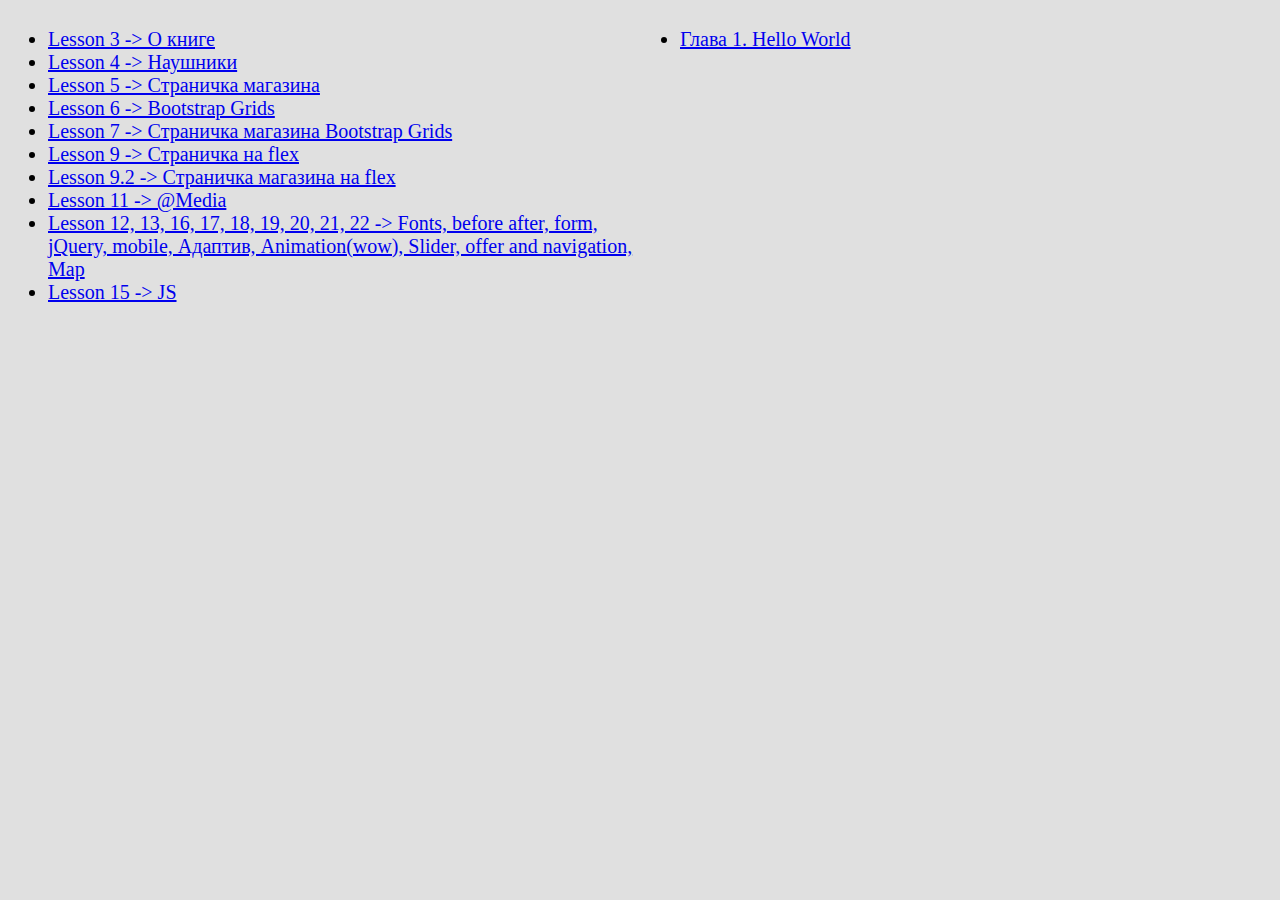
<file: index.html>
<!DOCTYPE html>
<html lang="ru">

<head>
    <meta charset="UTF-8">
    <meta name="viewport" content="width=device-width, initial-scale=1.0">
    <meta http-equiv="X-UA-Compatible" content="ie=edge">
    <link rel="stylesheet" href="css/site.css">
    <title>My learning html and css</title>
</head>

<body>
    <div class="container">
        <div class="online">
            <ul>
                <li><a href="pages/Lesson3.html">Lesson 3 -> О книге</a></li>
                <li><a href="pages/Lesson4.html">Lesson 4 -> Наушники</a></li>
                <li><a href="pages/Lesson5.html">Lesson 5 -> Страничка магазина</a></li>
                <li><a href="pages/Lesson6.html">Lesson 6 -> Bootstrap Grids</a></li>
                <li><a href="pages/Lesson7.html">Lesson 7 -> Страничка магазина Bootstrap Grids</a></li>
                <li><a href="pages/Lesson9.html">Lesson 9 -> Страничка на flex</a></li>
                <li><a href="pages/Lesson9_2.html">Lesson 9.2 -> Страничка магазина на flex</a></li>
                <li><a href="pages/Lesson11.html">Lesson 11 -> @Media</a></li>
                <li><a href="pages/Lesson12.html">Lesson 12, 13, 16, 17, 18, 19, 20, 21, 22 -> Fonts, before after, form, jQuery, mobile, Адаптив, Animation(wow), Slider, offer and navigation, Map</a></li>
                <li><a href="pages/Lesson15.html">Lesson 15 -> JS</a></li>
            </ul>
        </div>
        <div class="jsBook">
            <ul>
                <li><a href="pages/jsBook/chapter1.html">Глава 1. Hello World</a></li>
            </ul>
        </div>
    </div>
</body>

</html>
</file>
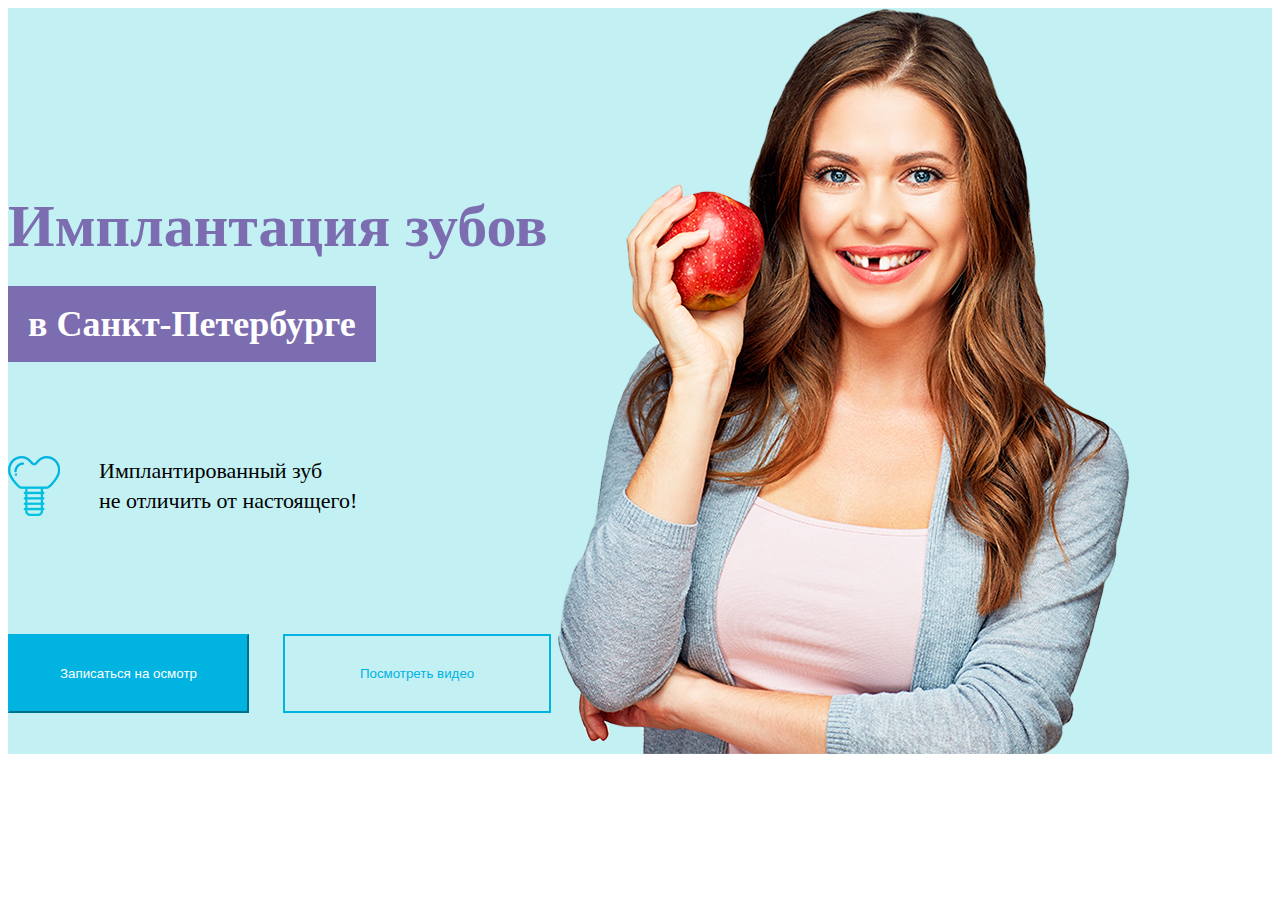
<file: pages/Lesson10.html>
<!DOCTYPE html>
<html lang="ru">
<head>
    <meta charset="UTF-8">
    <meta name="viewport" content="width=device-width, initial-scale=1.0">
    <meta http-equiv="X-UA-Compatible" content="ie=edge">
    <link rel="stylesheet" href="../css/Lesson10.css">
    <title>Lesson10</title>
</head>
<body>
    <section class="main">
        <div class="container">
            <div class="main-text">
                <h1 class="main-text__title">Имплантация зубов</h1>
                <div class="main-text__subtitle">в Санкт-Петербурге</div>
                <div class="main-text__desc">
                    <img class="tooth" src="../images/Lesson10/1.png" alt="tooth">
                    Имплантированный зуб<br>
                    не отличить от настоящего!
                </div>
                <div class="main-text__button">
                    <button class="button">Записаться на осмотр</button>
                    <button class="button button-o">Посмотреть видео</button>
                </div>
            </div>
            <div class="main-img">
                <img src="../images/Lesson10/girl.png" alt="Girl">
            </div>
        </div>
    </section>
</body>
</html>
</file>
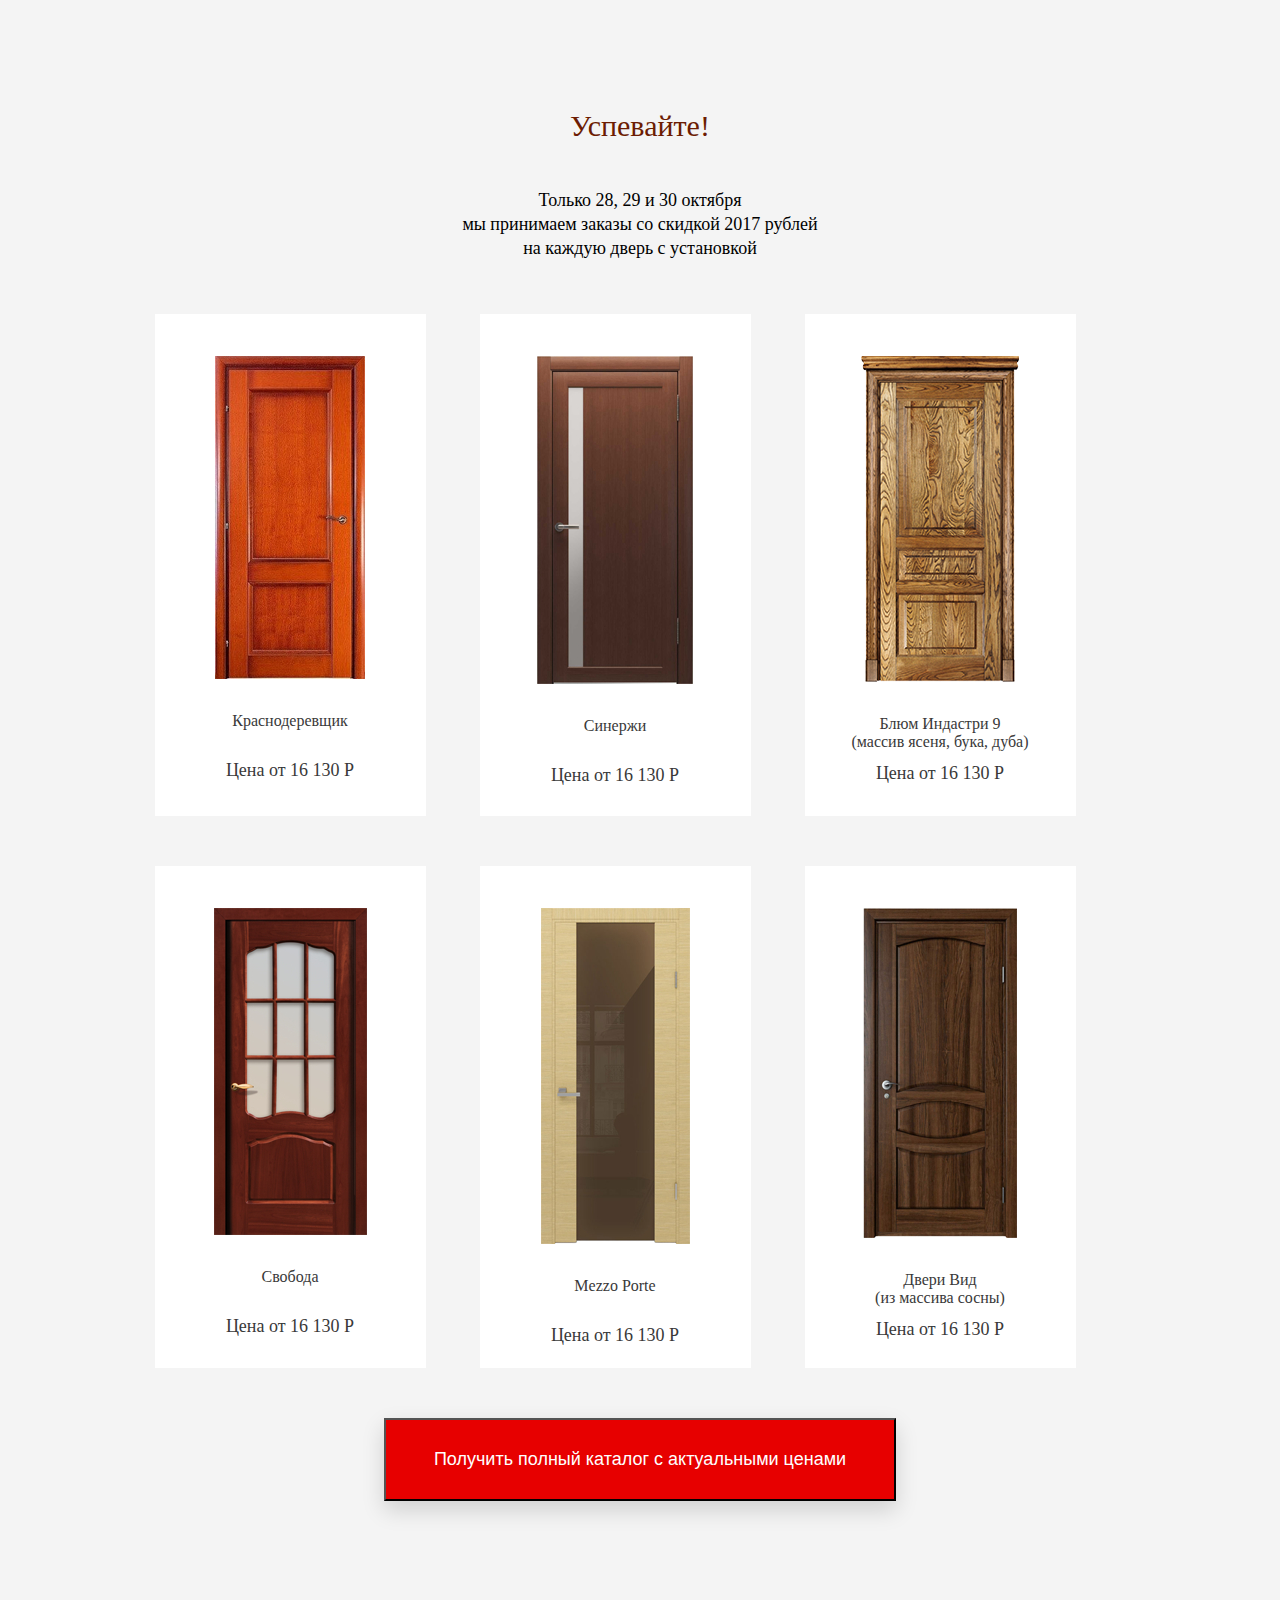
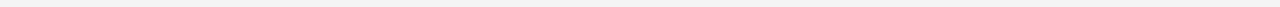
<file: pages/Lesson11.html>
<!DOCTYPE html>
<html lang="ru">
<head>
    <meta charset="UTF-8">
    <meta name="viewport" content="width=device-width, initial-scale=1.0">
    <meta http-equiv="X-UA-Compatible" content="ie=edge">
    <title>Lesson 11</title>
    <link rel="stylesheet" href="../css/Lesson11.css">
</head>
<body>
    <section class="main">
        <div class="main-text">
            <div class="main-text__title">Успевайте!</div>
            <div class="main-text__desc">
                Только 28, 29 и 30 октября<br>
                мы принимаем заказы со скидкой 2017 рублей<br>
                на каждую дверь с установкой
            </div>
        </div>
        <div class="main-items">
            <div class="main-items-item">
                <div class="main-items-item__img">
                    <img src="../images/Lesson11/1.jpg" alt="1">
                </div>
                <div class="main-items-item__title">Краснодеревщик</div>
                <div class="main-items-item__price">Цена от  16 130 Р</div>
            </div>
            <div class="main-items-item">
                <div class="main-items-item__img">
                    <img src="../images/Lesson11/2.jpg" alt="2">
                </div>
                <div class="main-items-item__title">Синержи</div>
                <div class="main-items-item__price">Цена от  16 130 Р</div>
            </div>
            <div class="main-items-item">
                <div class="main-items-item__img">
                    <img src="../images/Lesson11/3.jpg" alt="3">
                </div>
                <div class="main-items-item__title"> 
                    Блюм Индастри 9<br>
                    (массив ясеня, бука, дуба)
                </div>
                <div class="main-items-item__price">Цена от  16 130 Р</div>
            </div>
            <div class="main-items-item">
                <div class="main-items-item__img">
                    <img src="../images/Lesson11/4.jpg" alt="4">
                </div>
                <div class="main-items-item__title">Свобода</div>
                <div class="main-items-item__price">Цена от  16 130 Р</div>
            </div>
            <div class="main-items-item">
                <div class="main-items-item__img">
                    <img src="../images/Lesson11/5.jpg" alt="5">
                </div>
                <div class="main-items-item__title">Mezzo Porte</div>
                <div class="main-items-item__price">Цена от  16 130 Р</div>
            </div>
            <div class="main-items-item">
                <div class="main-items-item__img">
                    <img src="../images/Lesson11/6.jpg" alt="6">
                </div>
                <div class="main-items-item__title">
                    Двери Вид<br>
                    (из массива сосны)
                </div>
                <div class="main-items-item__price">Цена от  16 130 Р</div>
            </div>
        </div>
        <div class="main-button">
            <button class="button">Получить полный каталог с актуальными ценами</button>
        </div>
    </section>
</body>
</html>
</file>
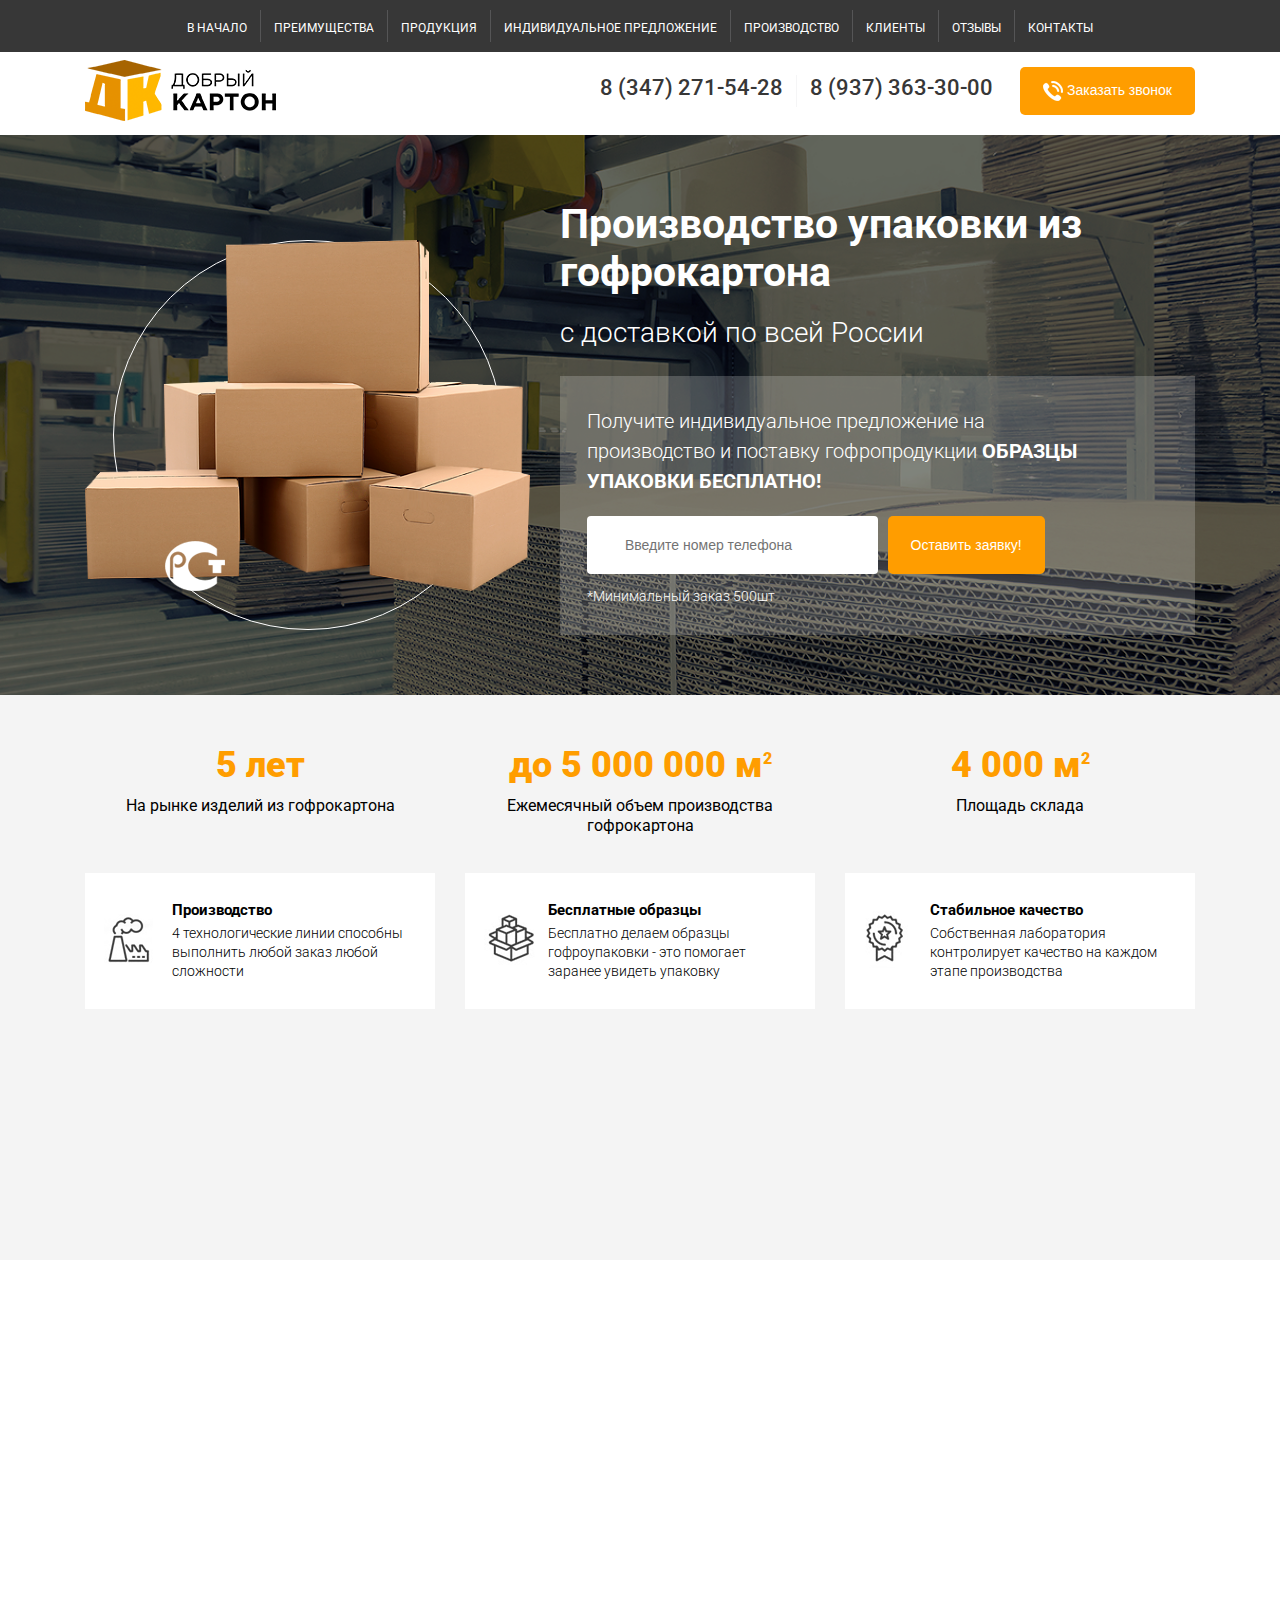
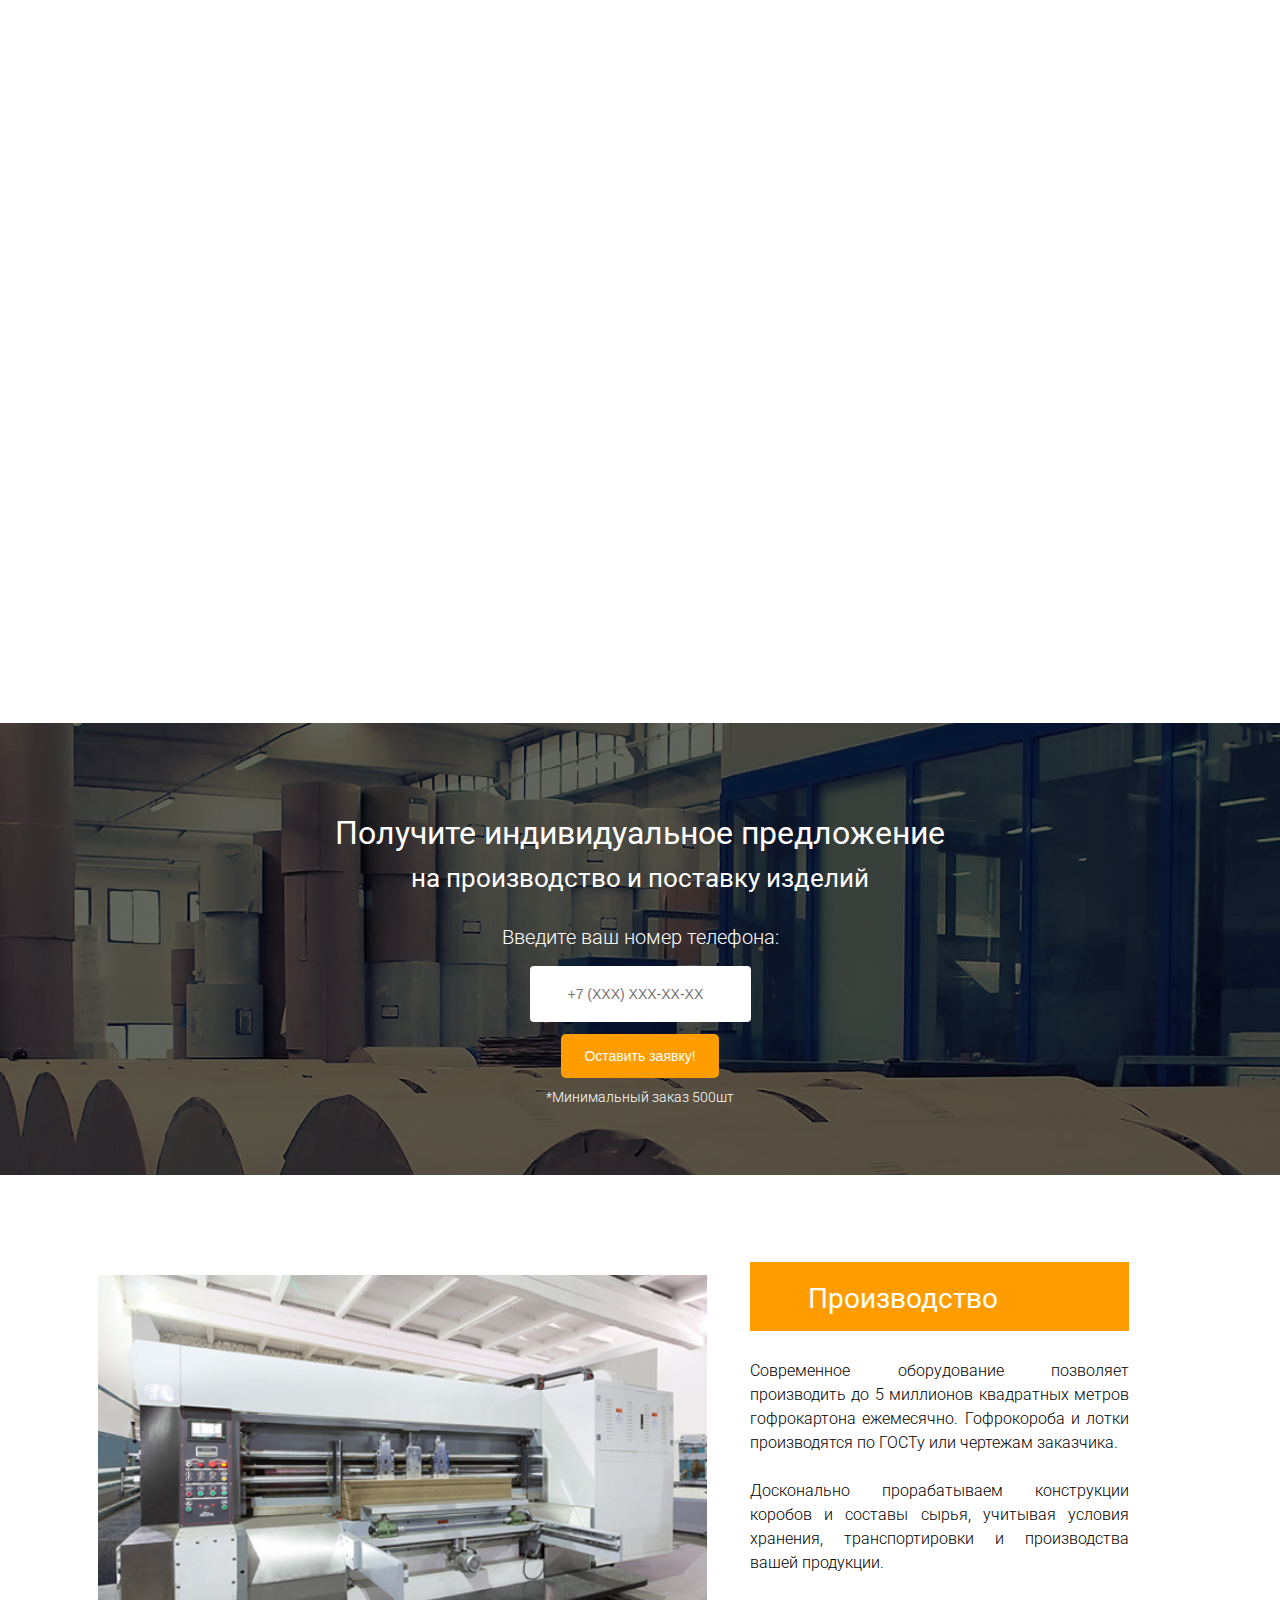
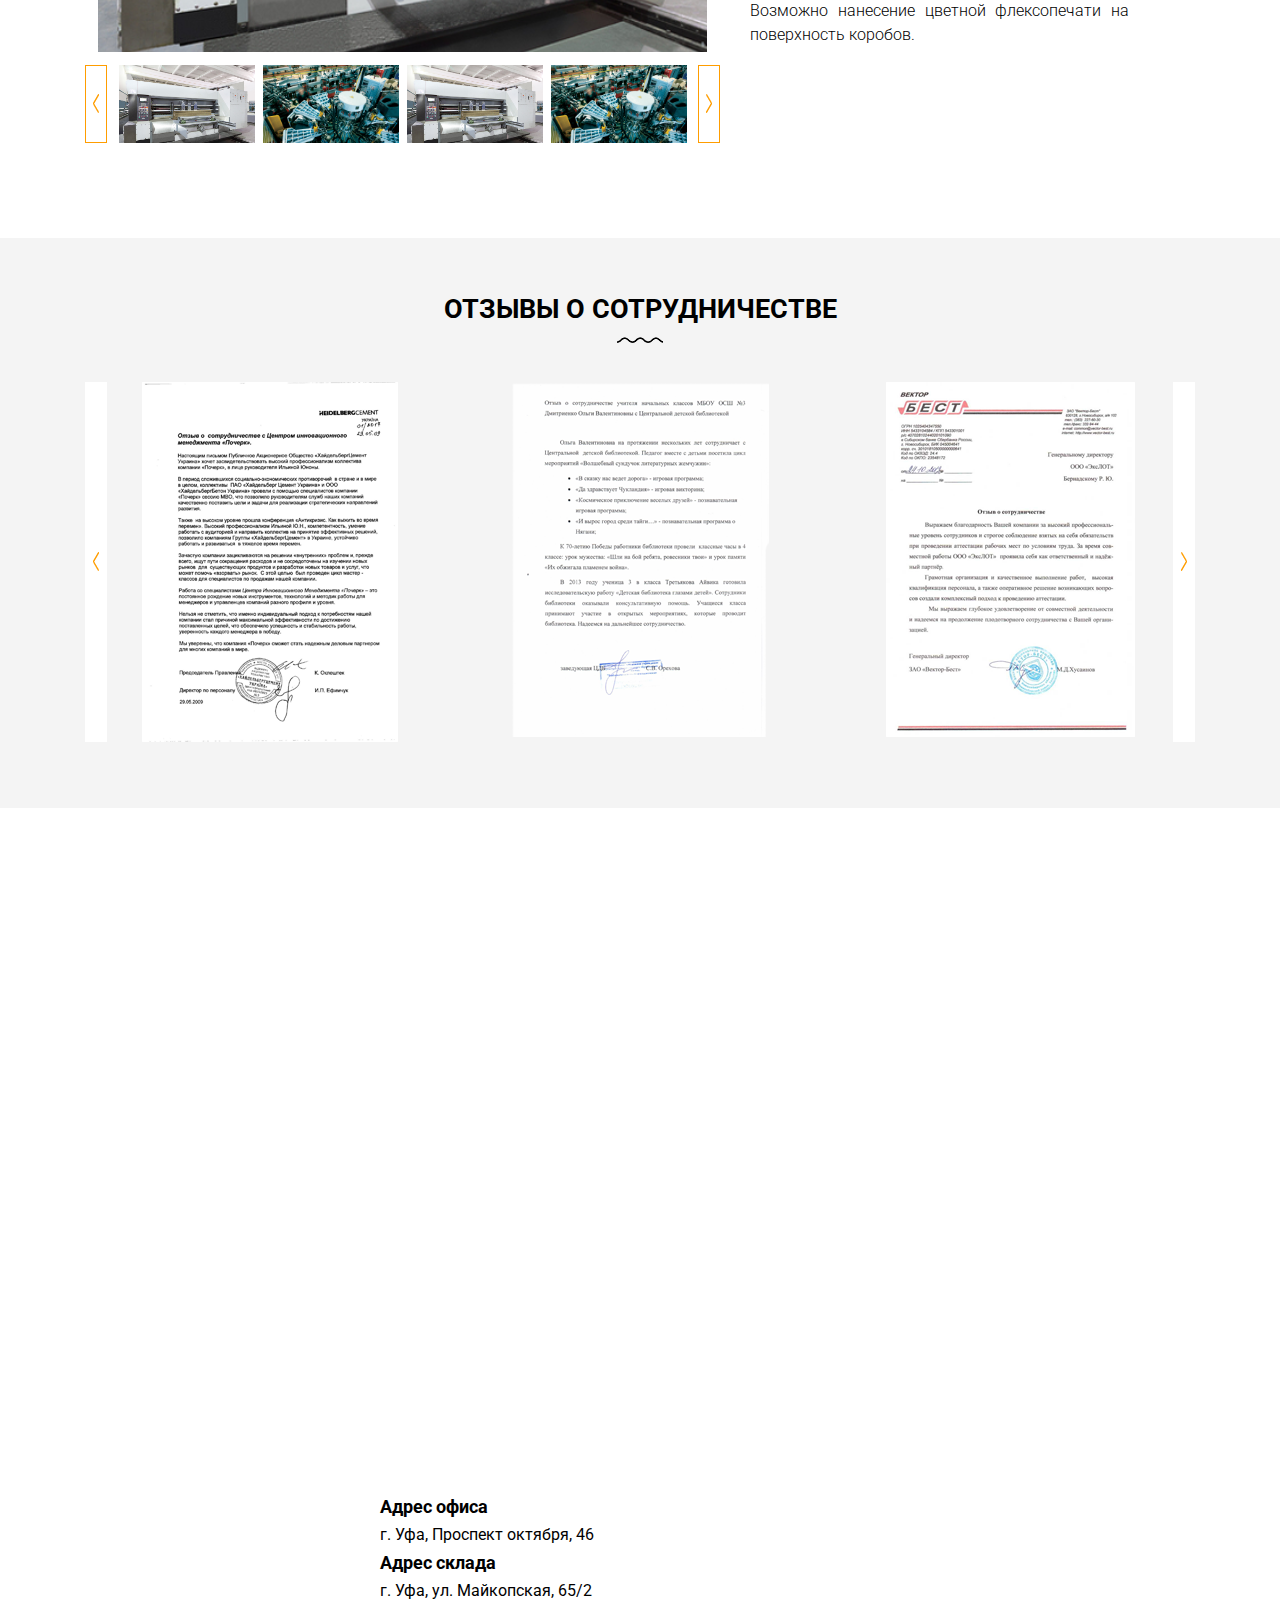
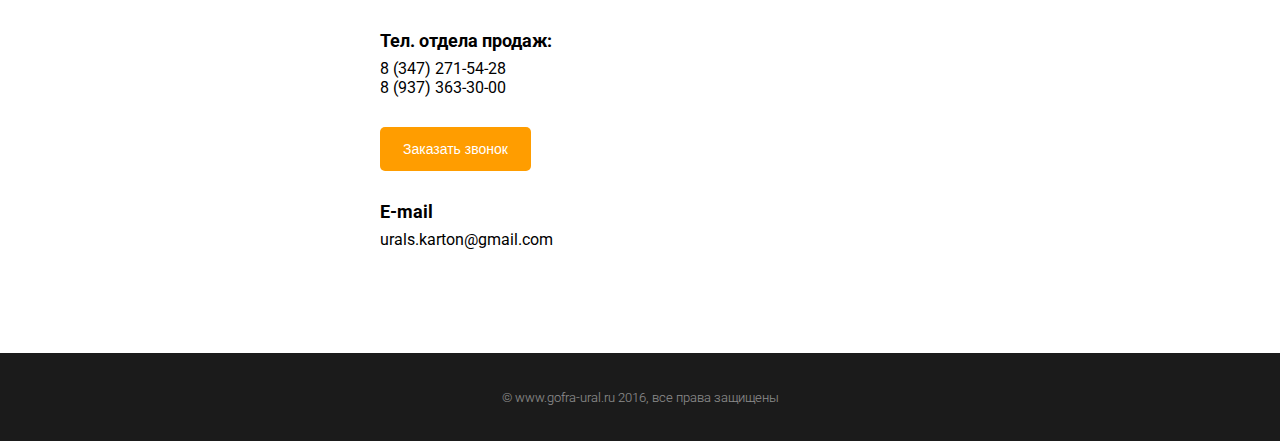
<file: pages/Lesson12.html>
<!DOCTYPE html>
<html lang="ru">

<head>
    <meta charset="UTF-8">
    <meta name="viewport" content="width=device-width, initial-scale=1.0">
    <meta http-equiv="X-UA-Compatible" content="ie=edge">
    <link href="https://fonts.googleapis.com/css?family=Roboto:400,500,700&amp;subset=cyrillic" rel="stylesheet">
    <link rel="stylesheet" href="../lib/bootstrap-grid.min.css">
    <link rel="stylesheet" href="../css/Lesson12.css">
    <link rel="stylesheet" href="../css/animate.css">
    <link rel="stylesheet" href="../lib/slick/slick.css">
    <link rel="stylesheet" href="../lib/slick/slick-theme.css">
    <title>Lesson 12</title>
</head>

<body>
    <div class="menu hidden-mobile">
        <div class="menu-link">
            <a href="#header">В начало</a>
        </div>
        <div class="menu__separator"></div>
        <div class="menu-link">
            <a href="#features">Преимущества</a>
        </div>
        <div class="menu__separator"></div>
        <div class="menu-link">
            <a href="#products">Продукция</a>
        </div>
        <div class="menu__separator"></div>
        <div class="menu-link">
            <a href="#offer">Индивидуальное предложение</a>
        </div>
        <div class="menu__separator"></div>
        <div class="menu-link">
            <a href="#production">Производство</a>
        </div>
        <div class="menu__separator"></div>
        <div class="menu-link">
            <a href="#customers">Клиенты</a>
        </div>
        <div class="menu__separator"></div>
        <div class="menu-link">
            <a href="#feedback">Отзывы</a>
        </div>
        <div class="menu__separator"></div>
        <div class="menu-link">
            <a href="#contacts">Контакты</a>
        </div>
    </div>
    <a class="nav-menu hidden-desktop" href="#menu">
        <span></span>
    </a>
    <div class="nav">
        <ul>
            <li><a href="#header">В начало</a></li>
            <li><a href="#features">Преимущества</a></li>
            <li><a href="#products">Продукция</a></li>
            <li><a href="#offer">Индивидуальное предложение</a></li>
            <li><a href="#production">Производство</a></li>
            <li><a href="#customers">Клиенты</a></li>
            <li><a href="#feedback">Отзывы</a></li>
            <li><a href="#contacts">Контакты</a></li>
        </ul>
    </div>

    <header class="header" id="header">
        <div class="container">
            <div class="row align-items-center">
                <div class="col-3 col-md-4">
                    <div class="header-logo">
                    </div>
                </div>
                <div class="col-9 col-md-8">
                    <div class="header-contacts">
                        <div class="header-contacts__phones">
                            <div class="header-contacts__phone">
                                8 (347) 271-54-28
                            </div>
                            <div class="header-contacts__separator hidden-mobile"></div>
                            <div class="header-contacts__phone">
                                8 (937) 363-30-00
                            </div>
                        </div>
                        <button class="header-contacts__button button">
                            <img src="../images/Lesson12/phone.png" alt="Трубка">
                            <span class="hidden-mobile">Заказать звонок</span>
                        </button>
                    </div>
                </div>
            </div>
        </div>
    </header>

    <section class="main dark-bg">
        <div class="container">
            <div class="row align-items-center">
                <div class="col-12 col-md-5">
                    <div class="main-img hidden-mobile">
                        <img src="../images/Lesson12/main.png" alt="Коробка">
                    </div>
                </div>
                <div class="col-12 col-md-7">
                    <div class="main-text">
                        <h1 class="main-text__title">
                            Производство упаковки из гофрокартона
                        </h1>
                        <div class="main-text__subtitle">
                            с доставкой по всей России
                        </div>
                        <div class="main-text__form">
                            <div class="form-title">
                                Получите индивидуальное предложение
                                на производство и поставку гофропродукции
                                <span class="form-title__important">
                                    Образцы упаковки бесплатно!
                                </span>
                            </div>
                            <form action="#" class="form">
                                <input class="form-input" type="tel" placeholder="Введите номер телефона">
                                <button class="button button-big" type="submit">Оставить заявку!</button>
                            </form>
                            <small class="form-small">*Минимальный заказ 500шт</small>
                        </div>
                    </div>
                </div>
            </div>
        </div>
    </section>

    <section class="features" id="features">
        <div class="container">

            <div class="features-numbers">
                <div class="row">
                    <div class="col-12 col-md-4">
                        <div class="features-numbers__title">5 лет</div>
                        <div class="features-numbers__text">На рынке изделий из гофрокартона</div>
                    </div>
                    <div class="col-12 col-md-4">
                        <div class="features-numbers__title">до 5 000 000 м<sup>2</sup></div>
                        <div class="features-numbers__text">Ежемесячный объем производства гофрокартона</div>
                    </div>
                    <div class="col-12 col-md-4">
                        <div class="features-numbers__title">4 000 м<sup>2</sup></div>
                        <div class="features-numbers__text">Площадь склада</div>
                    </div>
                </div>
            </div>

            <div class="features-blocks">
                <div class="row">
                    <div class="col-12 col-md-4">
                        <div class="features-block wow bounceInLeft" data-wow-delay="0.1s">
                            <div class="features-block__img">
                                <img src="../images/Lesson18/f1.png" alt="Производство">
                            </div>
                            <div class="features-block__text">
                                <div class="features-block__title">Производство</div>
                                <div class="features-block__descr">4 технологические линии способны выполнить любой
                                    заказ
                                    любой сложности</div>
                            </div>
                        </div>
                    </div>
                    <div class="col-12 col-md-4">
                        <div class="features-block wow bounceInLeft" data-wow-delay="0.4s">
                            <div class="features-block__img">
                                <img src="../images/Lesson18/f2.png" alt="Бесплатные образцы">
                            </div>
                            <div class="features-block__text">
                                <div class="features-block__title">Бесплатные образцы</div>
                                <div class="features-block__descr">Бесплатно делаем образцы гофроупаковки - это
                                    помогает
                                    заранее увидеть упаковку</div>
                            </div>
                        </div>
                    </div>
                    <div class="col-12 col-md-4">
                        <div class="features-block wow bounceInLeft" data-wow-delay="0.8s">
                            <div class="features-block__img">
                                <img src="../images/Lesson18/f3.png" alt="Стабильное качество">
                            </div>
                            <div class="features-block__text">
                                <div class="features-block__title">Стабильное качество</div>
                                <div class="features-block__descr">Собственная лаборатория контролирует качество на
                                    каждом
                                    этапе производства</div>
                            </div>
                        </div>
                    </div>
                    <div class="col-12 col-md-4">
                        <div class="features-block wow bounceInLeft" data-wow-delay="1.2s">
                            <div class="features-block__img">
                                <img src="../images/Lesson18/f4.png" alt="Страховой запас">
                            </div>
                            <div class="features-block__text">
                                <div class="features-block__title">Страховой запас</div>
                                <div class="features-block__descr">Можем хранить запас гофропродукции на своих складах
                                    и
                                    поставлять его партиями</div>
                            </div>
                        </div>
                    </div>
                    <div class="col-12 col-md-4">
                        <div class="features-block wow bounceInLeft" data-wow-delay="1.6s">
                            <div class="features-block__img">
                                <img src="../images/Lesson18/f5.png" alt="Флексопечать">
                            </div>
                            <div class="features-block__text">
                                <div class="features-block__title">Флексопечать</div>
                                <div class="features-block__descr">Возможно нанесение вашего логотипа, текста или
                                    манипуляционных знаков</div>
                            </div>
                        </div>
                    </div>
                    <div class="col-12 col-md-4">
                        <div class="features-block wow bounceInLeft" data-wow-delay="2s">
                            <div class="features-block__img">
                                <img src="../images/Lesson18/f6.png" alt="Производство">
                            </div>
                            <div class="features-block__text">
                                <div class="features-block__title">Гидрофобные добавки</div>
                                <div class="features-block__descr">На производстве реализована технология, которая
                                    позволяет
                                    гофрокартону стать прочнее</div>
                            </div>
                        </div>
                    </div>
                </div>
            </div>
        </div>
    </section>

    <section class="products" id="products">
        <div class="container">
            <h2 class="section-title wow pulse">наша Продукция</h2>

            <div class="row">
                <div class="col-12 col-md-6">
                    <div class="products-block wow zoomIn">
                        <img class="product-block__img" src="../images/Lesson18/p1.png" alt="#">
                        <div class="products-block__title">Гофрокороб 4-х клапанный</div>
                        <div class="products-block__buttons">
                            <button class="button button-o products-block__button">Подробнее</button>
                            <button class="button">Получить расчет</button>
                        </div>
                    </div>
                </div>
                <div class="col-12 col-md-6">
                    <div class="products-block wow zoomIn">
                        <img class="product-block__img" src="../images/Lesson18/p2.png" alt="#">
                        <div class="products-block__title">Гофролоток</div>
                        <div class="products-block__buttons">
                            <button class="button button-o products-block__button">Подробнее</button>
                            <button class="button">Получить расчет</button>
                        </div>
                    </div>
                </div>
            </div>

            <div class="row">
                <div class="col-12 col-md-6">
                    <div class="products-block wow zoomIn">
                        <img class="product-block__img" src="../images/Lesson18/p3.png" alt="#">
                        <div class="products-block__title">Гофрокороб самосборный (сложная высечка)</div>
                        <div class="products-block__buttons">
                            <button class="button button-o products-block__button">Подробнее</button>
                            <button class="button">Получить расчет</button>
                        </div>
                    </div>
                </div>
                <div class="col-12 col-md-6">
                    <div class="products-block wow zoomIn">
                        <img class="product-block__img" src="../images/Lesson18/p4.png" alt="#">
                        <div class="products-block__title">Листовой гофрокартон</div>
                        <div class="products-block__buttons">
                            <button class="button button-o products-block__button">Подробнее</button>
                            <button class="button">Получить расчет</button>
                        </div>
                    </div>
                </div>
            </div>
        </div>
    </section>

    <section class="offer dark-bg" id="offer">
        <div class="container">
            <h2 class="offer-title">Получите индивидуальное предложение
                <span class="offer-title_small">на производство и поставку изделий</span>
            </h2>
            <div class="offer-form">
                <form action="#">
                    <label class="offer-form__label" for="">Введите ваш номер телефона:</label>
                    <input class="form-input offer-form__input" type="tel" placeholder="+7 (ХХХ) ХХХ-ХХ-ХХ">
                    <button class="button offer-form__button" type="submit">Оставить заявку!</button>
                </form>
                <small class="form-small">*Минимальный заказ 500шт</small>
            </div>
        </div>
    </section>

    <section class="production" id="production">
        <div class="container">
            <div class="row">
                <div class="col-7">
                    <div class="production-slider_top">
                        <img src="../images/Lesson20/l1.jpg" alt="1">
                        <img src="../images/Lesson20/l2.jpg" alt="2">
                        <img src="../images/Lesson20/l1.jpg" alt="1">
                        <img src="../images/Lesson20/l2.jpg" alt="2">
                        <img src="../images/Lesson20/l1.jpg" alt="1">
                        <img src="../images/Lesson20/l2.jpg" alt="2">
                    </div>
                    <!-- /.production-slider_top -->
                    <div class="production-slider_bottom">
                        <img src="../images/Lesson20/l1.jpg" alt="1">
                        <img src="../images/Lesson20/l2.jpg" alt="2">
                        <img src="../images/Lesson20/l1.jpg" alt="1">
                        <img src="../images/Lesson20/l2.jpg" alt="2">
                        <img src="../images/Lesson20/l1.jpg" alt="1">
                        <img src="../images/Lesson20/l2.jpg" alt="2">
                    </div>
                    <!-- /.production-slider_bottom -->
                </div>
                <!-- /.col-7 -->
                <div class="col-5">
                    <div class="production-text">
                        <div class="production-text__title">
                            Производство
                        </div>
                        <!-- /.production-text__title -->
                        <div class="production-text__descr">
                            Современное оборудование позволяет производить до 5 миллионов квадратных метров
                            гофрокартона ежемесячно. Гофрокороба и лотки производятся по ГОСТу или чертежам заказчика.<br><br>
                            Досконально прорабатываем конструкции коробов и составы сырья, учитывая условия хранения,
                            транспортировки и производства вашей продукции.<br><br>
                            Возможно нанесение цветной флексопечати на поверхность коробов.
                        </div>
                        <!-- /.production-text__descr -->
                    </div>
                    <!-- /.production-text -->
                </div>
                <!-- /.col-5 -->
            </div>
            <!-- /.row -->
        </div>
        <!-- /.container -->
    </section>
    <!-- /.production -->

    <section class="feedback" id="feedback">
        <div class="container">
            <h1 class="section-title">
                Отзывы о сотрудничестве
            </h1>
            <!-- /.section-title -->
            <div class="feedback-slider">
                <div class="feedback-slider__item"><img src="../images/Lesson20/feedback1.png" alt="1"></div>
                <div class="feedback-slider__item"><img src="../images/Lesson20/feedback2.png" alt="2"></div>
                <div class="feedback-slider__item"><img src="../images/Lesson20/feedback3.png" alt="3"></div>
                <div class="feedback-slider__item"><img src="../images/Lesson20/feedback1.png" alt="4"></div>
                <div class="feedback-slider__item"><img src="../images/Lesson20/feedback2.png" alt="5"></div>
            </div>
            <!-- /.feedback-slider -->
        </div>
        <!-- /.container -->
    </section>
    <!-- /.feedback -->

    <section class="customers" id="customers">
        <div class="container">
            <h2 class="section-title wow pulse">Наши клиенты</h2>
            <div class="wraper">
                <div class="row">
                    <div class="col-12 col-sm-6 col-lg-3">
                        <div class="customers-block wow jackInTheBox" data-wow-duration="2.1s"><img src="../images/Lesson18/c1.png"
                                alt="#"></div>
                    </div>
                    <div class="col-12 col-sm-6 col-lg-3">
                        <div class="customers-block wow jackInTheBox" data-wow-duration="2.1s"><img src="../images/Lesson18/c2.png"
                                alt="#"></div>
                    </div>
                    <div class="col-12 col-sm-6 col-lg-3">
                        <div class="customers-block wow jackInTheBox" data-wow-duration="2.1s"><img src="../images/Lesson18/c3.png"
                                alt="#"></div>
                    </div>
                    <div class="col-12 col-sm-6 col-lg-3">
                        <div class="customers-block wow jackInTheBox" data-wow-duration="2.1s"><img src="../images/Lesson18/c4.png"
                                alt="#"></div>
                    </div>
                </div>
                <div class="row">
                    <div class="col-12 col-sm-6 col-lg-3">
                        <div class="customers-block wow jackInTheBox" data-wow-duration="2.1s"><img src="../images/Lesson18/c5.png"
                                alt="#"></div>
                    </div>
                    <div class="col-12 col-sm-6 col-lg-3">
                        <div class="customers-block wow jackInTheBox" data-wow-duration="2.1s"><img src="../images/Lesson18/c6.png"
                                alt="#"></div>
                    </div>
                    <div class="col-12 col-sm-6 col-lg-3">
                        <div class="customers-block wow jackInTheBox" data-wow-duration="2.1s"><img src="../images/Lesson18/c7.png"
                                alt="#"></div>
                    </div>
                    <div class="col-12 col-sm-6 col-lg-3">
                        <div class="customers-block wow jackInTheBox" data-wow-duration="2.1s"><img src="../images/Lesson18/c8.png"
                                alt="#"></div>
                    </div>
                </div>
                <div class="row">
                    <div class="col-12 col-sm-6 col-lg-3">
                        <div class="customers-block wow jackInTheBox" data-wow-duration="2.1s"><img src="../images/Lesson18/c9.png"
                                alt="#"></div>
                    </div>
                    <div class="col-12 col-sm-6 col-lg-3">
                        <div class="customers-block wow jackInTheBox" data-wow-duration="2.1s"><img src="../images/Lesson18/c10.png"
                                alt="#"></div>
                    </div>
                    <div class="col-12 col-sm-6 col-lg-3">
                        <div class="customers-block wow jackInTheBox" data-wow-duration="2.1s"><img src="../images/Lesson18/c11.png"
                                alt="#"></div>
                    </div>
                    <div class="col-12 col-sm-6 col-lg-3">
                        <div class="customers-block wow jackInTheBox" data-wow-duration="2.1s"><img src="../images/Lesson18/c12.png"
                                alt="#"></div>
                    </div>
                </div>
            </div>
        </div>
    </section>

    <section class="contacts" id="contacts">
        <iframe src="https://www.google.com/maps/embed?pb=!1m18!1m12!1m3!1d3551.0327149307177!2d56.000523932857625!3d54.75254290892431!2m3!1f0!2f0!3f0!3m2!1i1024!2i768!4f13.1!3m3!1m2!1s0x43d939f2f1bd4371%3A0x33be391ed5fe1488!2sProspekt+Oktyabrya%2C+46%2C+Ufa%2C+Respublika+Bashkortostan%2C+Russia%2C+450000!5e0!3m2!1sen!2sua!4v1543856208772"
            width=100% height="550" frameborder="0" style="border:0" allowfullscreen></iframe>
        <div class="contacts-block">
            <div class="contents-block__address contacts-block__text">
                <span class="contacts-block__title">Адрес офиса</span>
                г. Уфа, Проспект октября, 46
                <span class="contacts-block__title">Адрес склада</span>
                г. Уфа, ул. Майкопская, 65/2
            </div>
            <div class="contents-block__phone contacts-block__text">
                <span class="contacts-block__title">Тел. отдела продаж:</span>
                8 (347) 271-54-28<br>
                8 (937) 363-30-00
            </div>
            <div class="contacts-block__cta contacts-block__text">
                <button class="button">Заказать звонок</button>
            </div>
            <div class="contents-block__mail contacts-block__text">
                <span class="contacts-block__title">Е-mail</span>
                urals.karton@gmail.com
            </div>
        </div>
    </section>

    <section class="footer">
        <div class="footer-text">
            © www.gofra-ural.ru 2016, все права защищены
        </div>
    </section>

    <div class="overlay">
        <div class="popup">
            <div class="popup-title">Форма обратной связи</div>
            <!-- /.popup-title -->
            <div class="popup-close">&times;</div>
            <!-- /.poup-close -->
            <div class="popup-form">
                <form action="#" class="main-form">
                    <div class="popup-form-header">
                        Получите индивидуальное предложение
                        <span>на производство и поставку изделий</span>
                        <label for="phone" class="popup-form__label">
                            Введите ваш номер телефона:
                        </label>
                        <input type="tel" class="popup-form__input" name="phone" required placeholder="+7 (ХХХ) ХХХ-ХХ-ХХ">
                        <button class="button popup-form__btn">
                            Оставить заявку!
                        </button>
                        <div class="popup-form__note">
                            *Минимальный заказ 500шт
                        </div>
                    </div>
                </form>
            </div>
            <!-- /.popup-form -->
        </div>
        <!-- /.popup -->
    </div>
    <!-- /.ovarlay -->
    <script src="https://code.jquery.com/jquery-3.2.1.slim.min.js"></script>
    <!-- <script>window.jQuery || document.write('<script src="js/jquery-3.2.1.slim.min.js"><\/script>')</script> -->
    <script>

        $(document).ready(function () {
            var nav_menu = $('.nav-menu');
            var nav = $('.nav');
            var nav_link = $('.nav a');

            nav_menu.click(function () {
                nav_menu.toggleClass('nav-menu_active');
                nav.toggleClass('nav_active');
            });

            nav_link.click(function () {
                nav_menu.toggleClass('nav-menu_active');
                nav.toggleClass('nav_active');
            });

            if ($(window).width() > 575) {
                $('.header-contacts__button').on("click", function () {
                    $('.overlay').show();
                });
            }

            $('.popup-close').on("click", function () {
                $('.overlay').hide();
            });

            $('.production-slider_top').slick({
                arrows: false,
                slidesToShow: 1,
                slidesToScroll: 1,
                asNavFor: '.production-slider_bottom'
            });

            $('.production-slider_bottom').slick({
                arrows: true,
                slidesToShow: 4,
                slidesToScroll: 1,
                prevArrow: '<div class="slider-arrow slider-arrow_prod slider-arrow_left"></div>',
                nextArrow: '<div class="slider-arrow slider-arrow_prod slider-arrow_right"></div>',
                asNavFor: '.production-slider_top'
            });

            $('.feedback-slider').slick({
                slidesToShow: 3,
                slidesToScroll: 1,
                prevArrow: '<div class="slider-arrow slider-arrow_feedback slider-arrow_left"></div>',
                nextArrow: '<div class="slider-arrow slider-arrow_feedback slider-arrow_right"></div>'
            });
        });

    </script>
    <script src="../js/wow.min.js"></script>
    <script>
        new WOW().init();
    </script>
    <script src="../lib/slick/slick.min.js"></script>
</body>

</html>
</file>
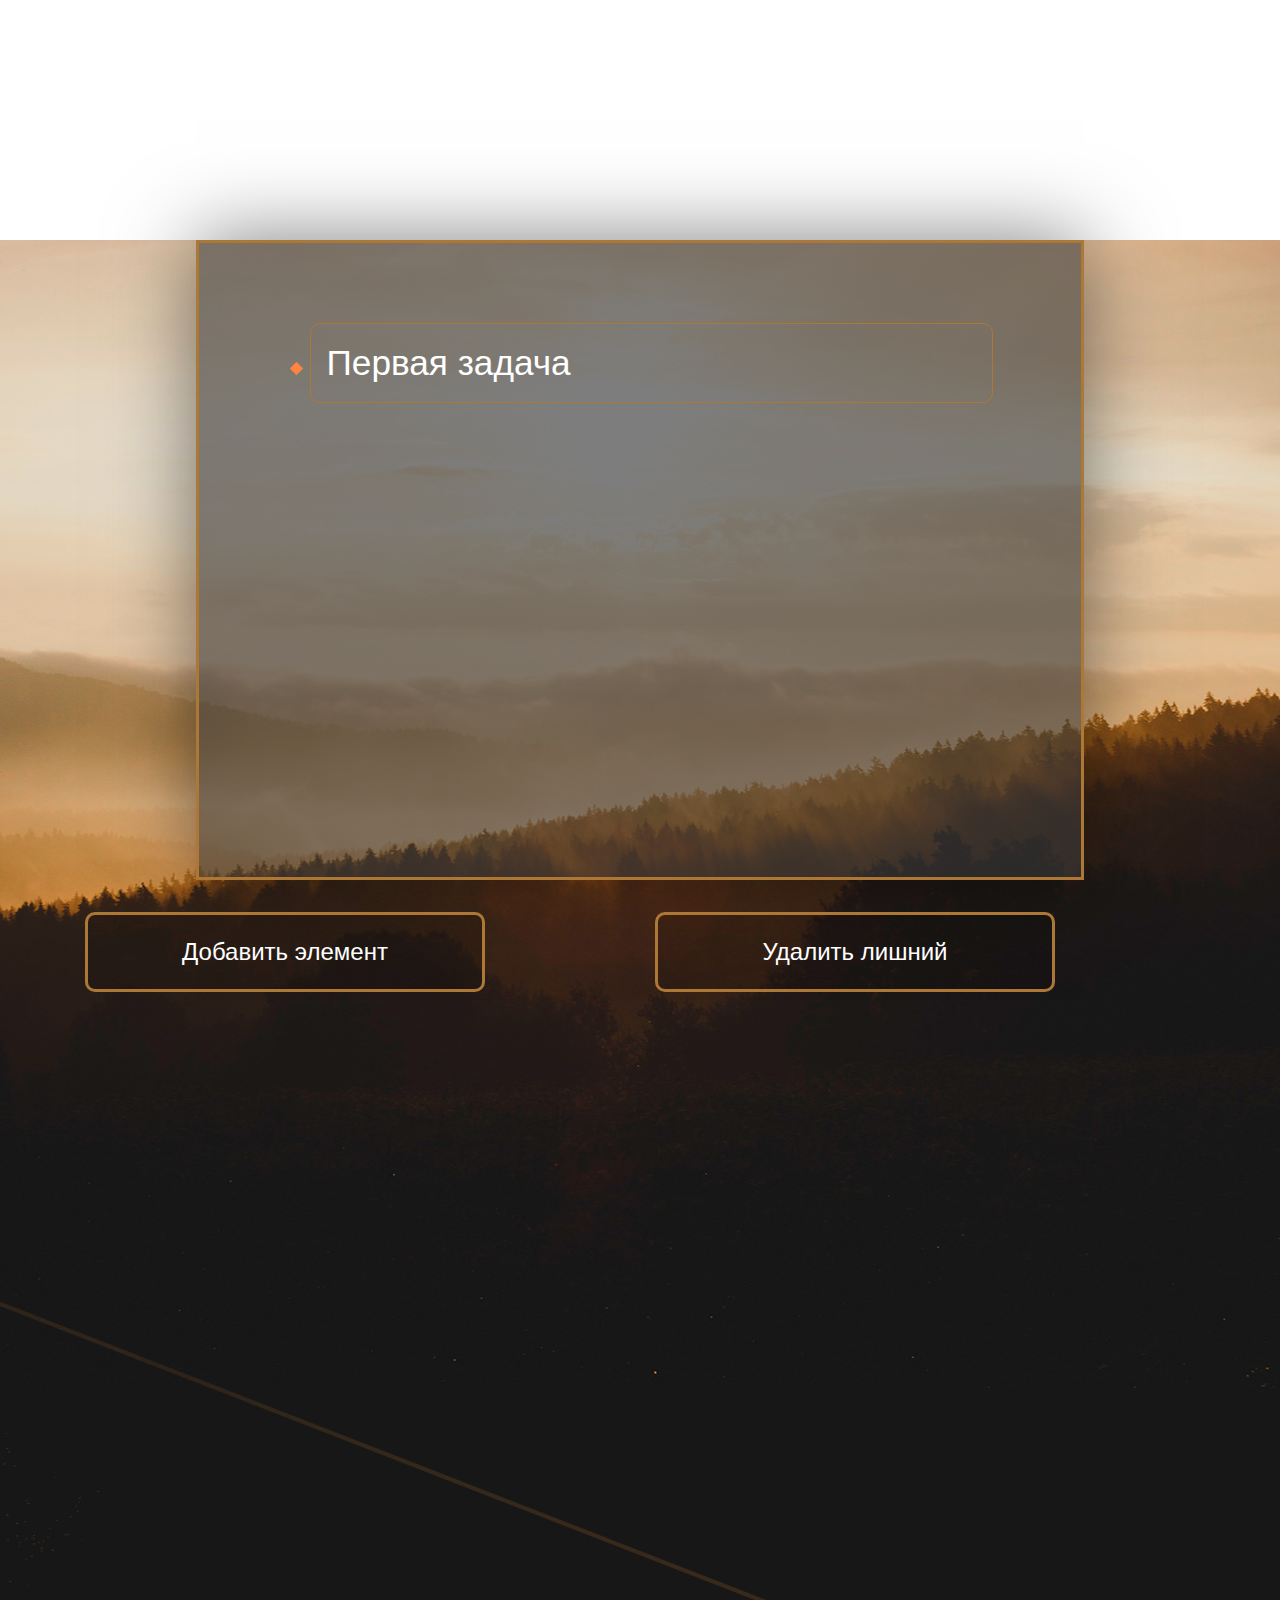
<file: pages/Lesson15.html>
<!DOCTYPE html>
<html lang="ru">
  <head>
    <meta charset="utf-8">
    <meta http-equiv="X-UA-Compatible" content="IE=edge">
    <meta name="viewport" content="width=device-width, initial-scale=1">
   	<title>JS</title>
  </head>
  <body>
	<div class="main" id="main">
	<div class="container">
		<div class="main_field">
			<ul id="list">
				<li class="item">Первая задача</li>

			</ul>

		</div>
		<div class="row justify-content-center">
			<div class="col-md-6 ">
				<button class="main_btn center-block" id="btn1">
					Добавить элемент
				</button>
			</div>
			<div class="col-md-6 ">
				<button class="main_btn center-block" id="btn2">
					Удалить лишний
				</button>
			</div>
		</div>
	</div>
	</div>
	

	<div class="popup">
		<div class="close">&times</div>
		<p>Все дела на сегодня выполнены!</p>
	</div>
	<link rel="stylesheet" href="../css/Lesson15.css">
	<link rel="stylesheet" href="../lib/bootstrap.min.css">
	<script src="../js/Lesson15.js"></script>
  </body>
</html>
</file>
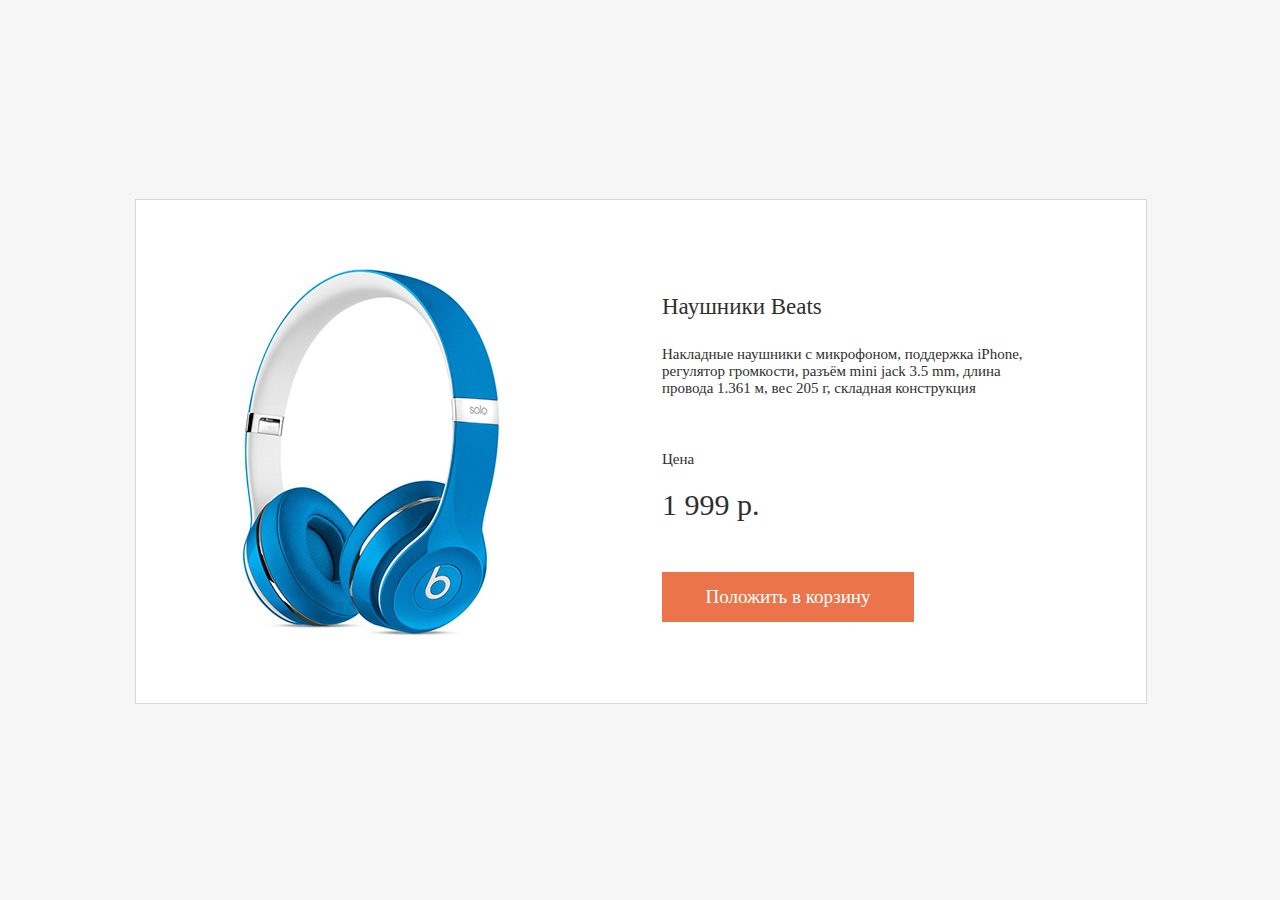
<file: pages/Lesson4.html>
﻿<!DOCTYPE html>
<html lang="ru">
<head>
	<meta charset="UTF-8">
	<title>Headphones</title>
	<link rel="stylesheet" type="text/css" href="../css/Lesson4.css">
</head>
<body>
	<div class="main">
		<div class="item">
			<img src="../images/Наушники.jpg" alt="Наушники">
		</div>
		<div class="description">
			<div class="item-title">Наушники Beats</div>
			<div class="item-description">Накладные наушники с микрофоном, поддержка iPhone, регулятор громкости, разъём mini jack 3.5 mm, длина провода 1.361 м, вес 205 г, складная конструкция</div>
			<div class="item-price-name">Цена</div>
			<div class="item-price">1 999 р.</div>
			<button class="button">Положить в корзину</button>
		</div>
	</div>
</body>
</html>
</file>
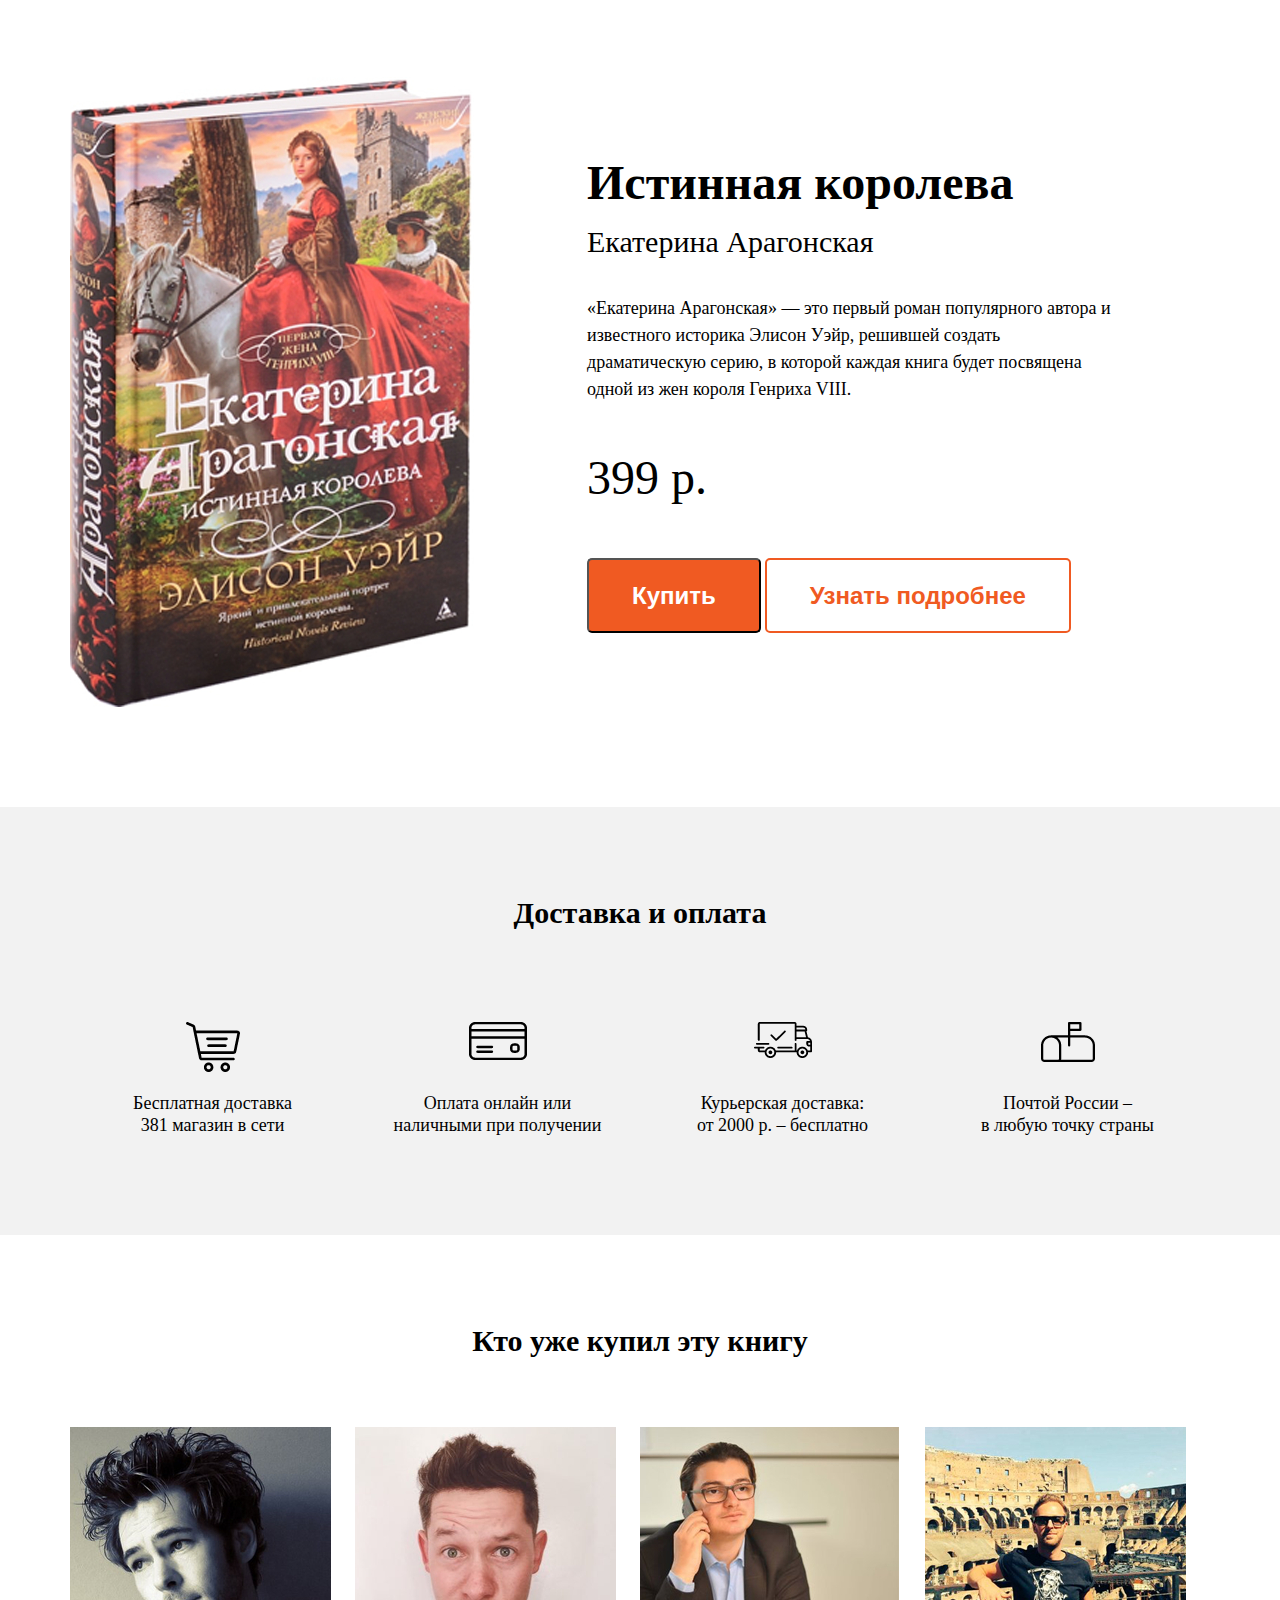
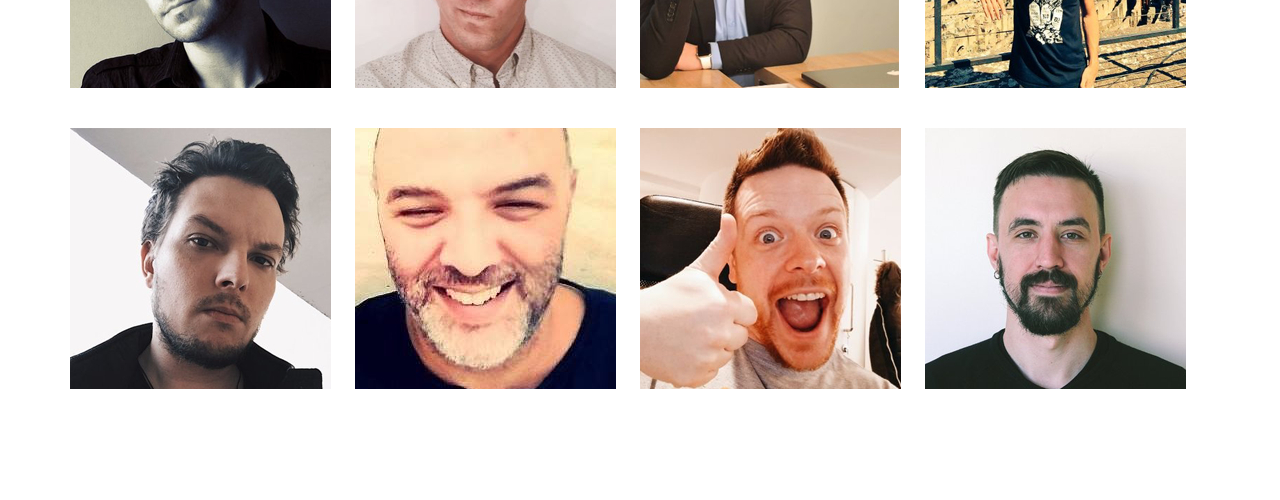
<file: pages/Lesson5.html>
﻿<!DOCTYPE html>
<html lang="ru">
<head>
    <meta charset="UTF-8">
    <title>Истинная королева</title>
    <link rel="stylesheet" type="text/css" href="../css/reset.css">
    <link rel="stylesheet" type="text/css" href="../css/normalize.css">
    <link rel="stylesheet" type="text/css" href="../css/Lesson5.css">
</head>
<body>
    <header class="header">
        <div class="container">
            <div class="header-img">
                <img src="../images/header.jpg" alt="Фото книги">
            </div>
            <div class="header-text">
                <div class="header-text__title">Истинная королева</div>
                <div class="header-text__subtitle">Екатерина Арагонская</div>
                <p class="header-text__description">«Екатерина Арагонская» — это первый роман популярного автора и известного историка Элисон Уэйр, решившей создать драматическую серию, в которой каждая книга будет посвящена одной из жен короля Генриха VIII.</p>
                <div class="header-text__price">399 р.</div>
                <button class="button">Купить</button>
                <button class="button button-o">Узнать подробнее</button>
            </div>
        </div>
    </header>
    <section class="features">
        <div class="container">
            <h2 class="section-title">Доставка и оплата</h2>
            <div class="features-wrap">
                <div class="features-block">
                    <div class="features-block__img">
                        <img src="../images/Shopping_cart.png" alt="Shopping_cart">
                    </div>
                    <div class="features-block__text">
                        Бесплатная доставка <br>
                        381 магазин в сети
                    </div>
                </div>
                <div class="features-block">
                    <div class="features-block__img">
                        <img src="../images/Credit_card.png" alt="Credit_card">
                    </div>
                    <div class="features-block__text">
                        Оплата онлайн или <br>
                        наличными при получении
                    </div>
                </div>
                <div class="features-block">
                    <div class="features-block__img">
                        <img src="../images/Shipped.png" alt="Shipped">
                    </div>
                    <div class="features-block__text">
                        Курьерская доставка: <br>
                        от 2000 р. – бесплатно
                    </div>
                </div>
                <div class="features-block">
                    <div class="features-block__img">
                        <img src="../images/Mailbox.png" alt="Mailbox">
                    </div>
                    <div class="features-block__text">
                        Почтой России – <br>
                        в любую точку страны
                    </div>
                </div>
            </div>
        </div>
    </section>
    <section class="customers">
        <div class="container">
            <h2 class="section-title">Кто уже купил эту книгу</h2>
            <div class="customers-wrap">
                <div class="customers-block">
                    <div class="customers-block__img">
                        <img src="../images/customers/customer_1.jpg" alt="customer_1">
                    </div>
                </div>
                <div class="customers-block">
                    <div class="customers-block__img">
                        <img src="../images/customers/customer_2.jpg" alt="customer_2">
                    </div>
                </div>
                <div class="customers-block">
                    <div class="customers-block__img">
                        <img src="../images/customers/customer_3.jpg" alt="customer_3">
                    </div>
                </div>
                <div class="customers-block">
                    <div class="customers-block__img">
                        <img src="../images/customers/customer_4.jpg" alt="customer_4">
                    </div>
                </div>
                <div class="customers-block">
                    <div class="customers-block__img">
                        <img src="../images/customers/customer_5.jpg" alt="customer_5">
                    </div>
                </div>
                <div class="customers-block">
                    <div class="customers-block__img">
                        <img src="../images/customers/customer_6.jpg" alt="customer_6">
                    </div>
                </div>
                <div class="customers-block">
                    <div class="customers-block__img">
                        <img src="../images/customers/customer_7.jpg" alt="customer_7">
                    </div>
                </div>
                <div class="customers-block">
                    <div class="customers-block__img">
                        <img src="../images/customers/customer_8.jpg" alt="customer_8">
                    </div>
                </div>
            </div>
        </div>
    </section>
</body>
</html>
</file>
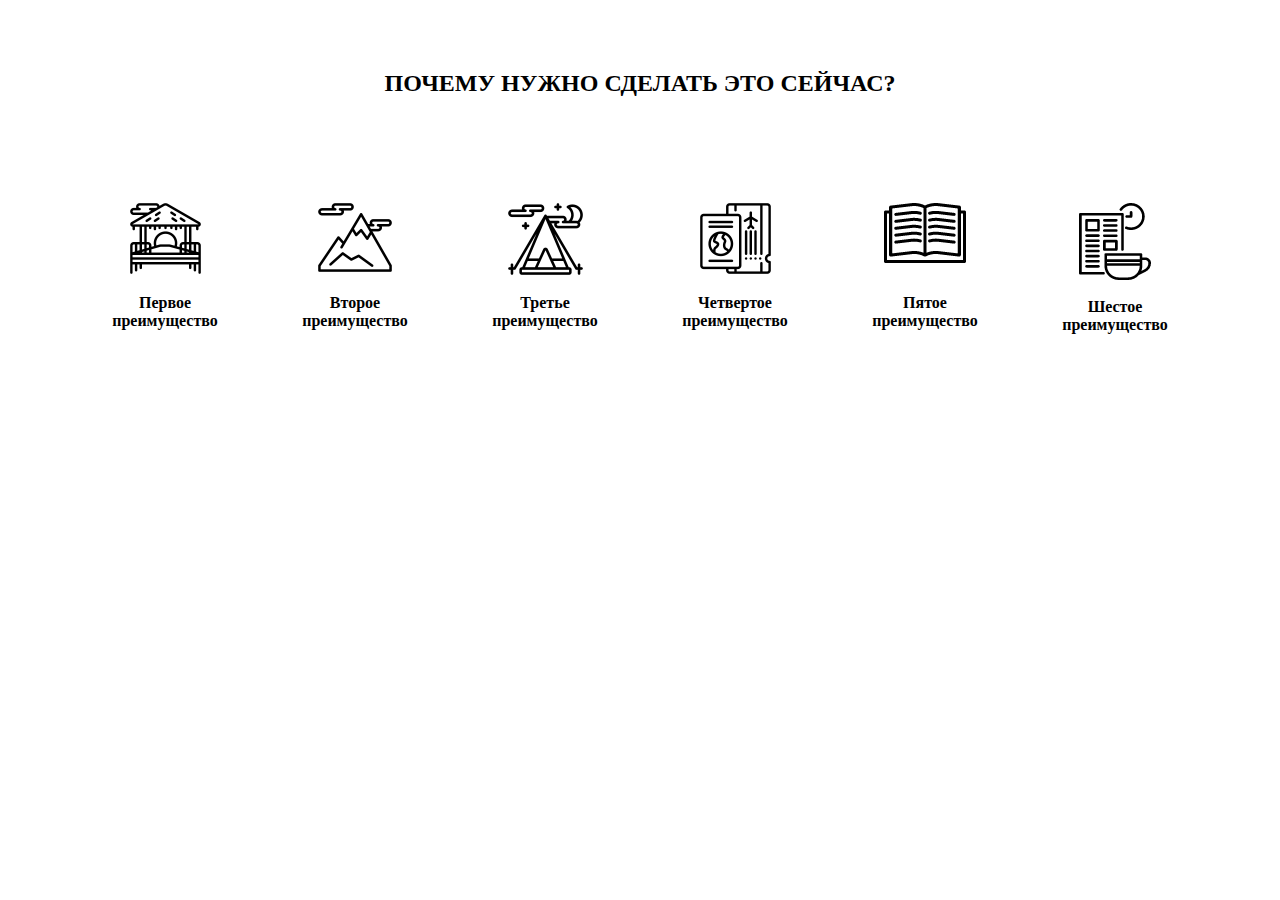
<file: pages/Lesson6.html>
<!DOCTYPE html>
<html lang="ru">
	<head>
		<meta charset="utf-8">
		<meta name="viewport" content="width=device-width, initial-scale=1, shrink-to-fit=no">
		<title>Title</title>
		<link href="../lib/bootstrap-grid.min.css" rel="stylesheet">
		<link href="../css/Lesson6.css" rel="stylesheet">
	</head>
	<body>
		<div class="container">
			<p class="title">Почему нужно сделать это сейчас?</p>
			<div class="row">
				<div class="col-xl-2 col-lg-4 col-md-6 col-sm-12 order-2 order-sm-1">
					<div class="elem">
						<div class="elem-img">
							<img src="../images/advantage/advantage1.png" alt="advantage1">
						</div>
						<div class="elem-text">
							Первое <br>
							преимущество
						</div>
					</div>
				</div>
				<div class="col-xl-2 col-lg-4 col-md-6 col-sm-12 order-3 order-sm-2">
					<div class="elem">
						<div class="elem-img">
							<img src="../images/advantage/advantage2.png" alt="advantage2">
						</div>
						<div class="elem-text">
							Второе <br>
							преимущество
						</div>
					</div>
				</div>
				<div class="col-xl-2 col-lg-4 col-md-6 col-sm-12 order-4 order-sm-3">
					<div class="elem">
						<div class="elem-img">
							<img src="../images/advantage/advantage3.png" alt="advantage3">
						</div>
						<div class="elem-text">
							Третье <br>
							преимущество
						</div>
					</div>
				</div>
				<div class="col-xl-2 col-lg-4 col-md-6 col-sm-12 order-1 order-sm-4">
					<div class="elem">
						<div class="elem-img">
							<img src="../images/advantage/advantage4.png" alt="advantage4">
						</div>
						<div class="elem-text">
							Четвертое <br>
							преимущество
						</div>
					</div>
				</div>
				<div class="col-xl-2 col-lg-4 col-md-6 col-sm-12 order-6 order-sm-5">
					<div class="elem">
						<div class="elem-img">
							<img src="../images/advantage/advantage5.png" alt="advantage5">
						</div>
						<div class="elem-text">
							Пятое <br>
							преимущество
						</div>
					</div>
				</div>
				<div class="col-xl-2 col-lg-4 col-md-6 col-sm-12 order-6 order-sm-6">
					<div class="elem">
						<div class="elem-img">
							<img src="../images/advantage/advantage6.png" alt="advantage6">
						</div>
						<div class="elem-text">
							Шестое <br>
							преимущество
						</div>
					</div>
				</div>
			</div>
		</div>
	</body>
</html>
</file>
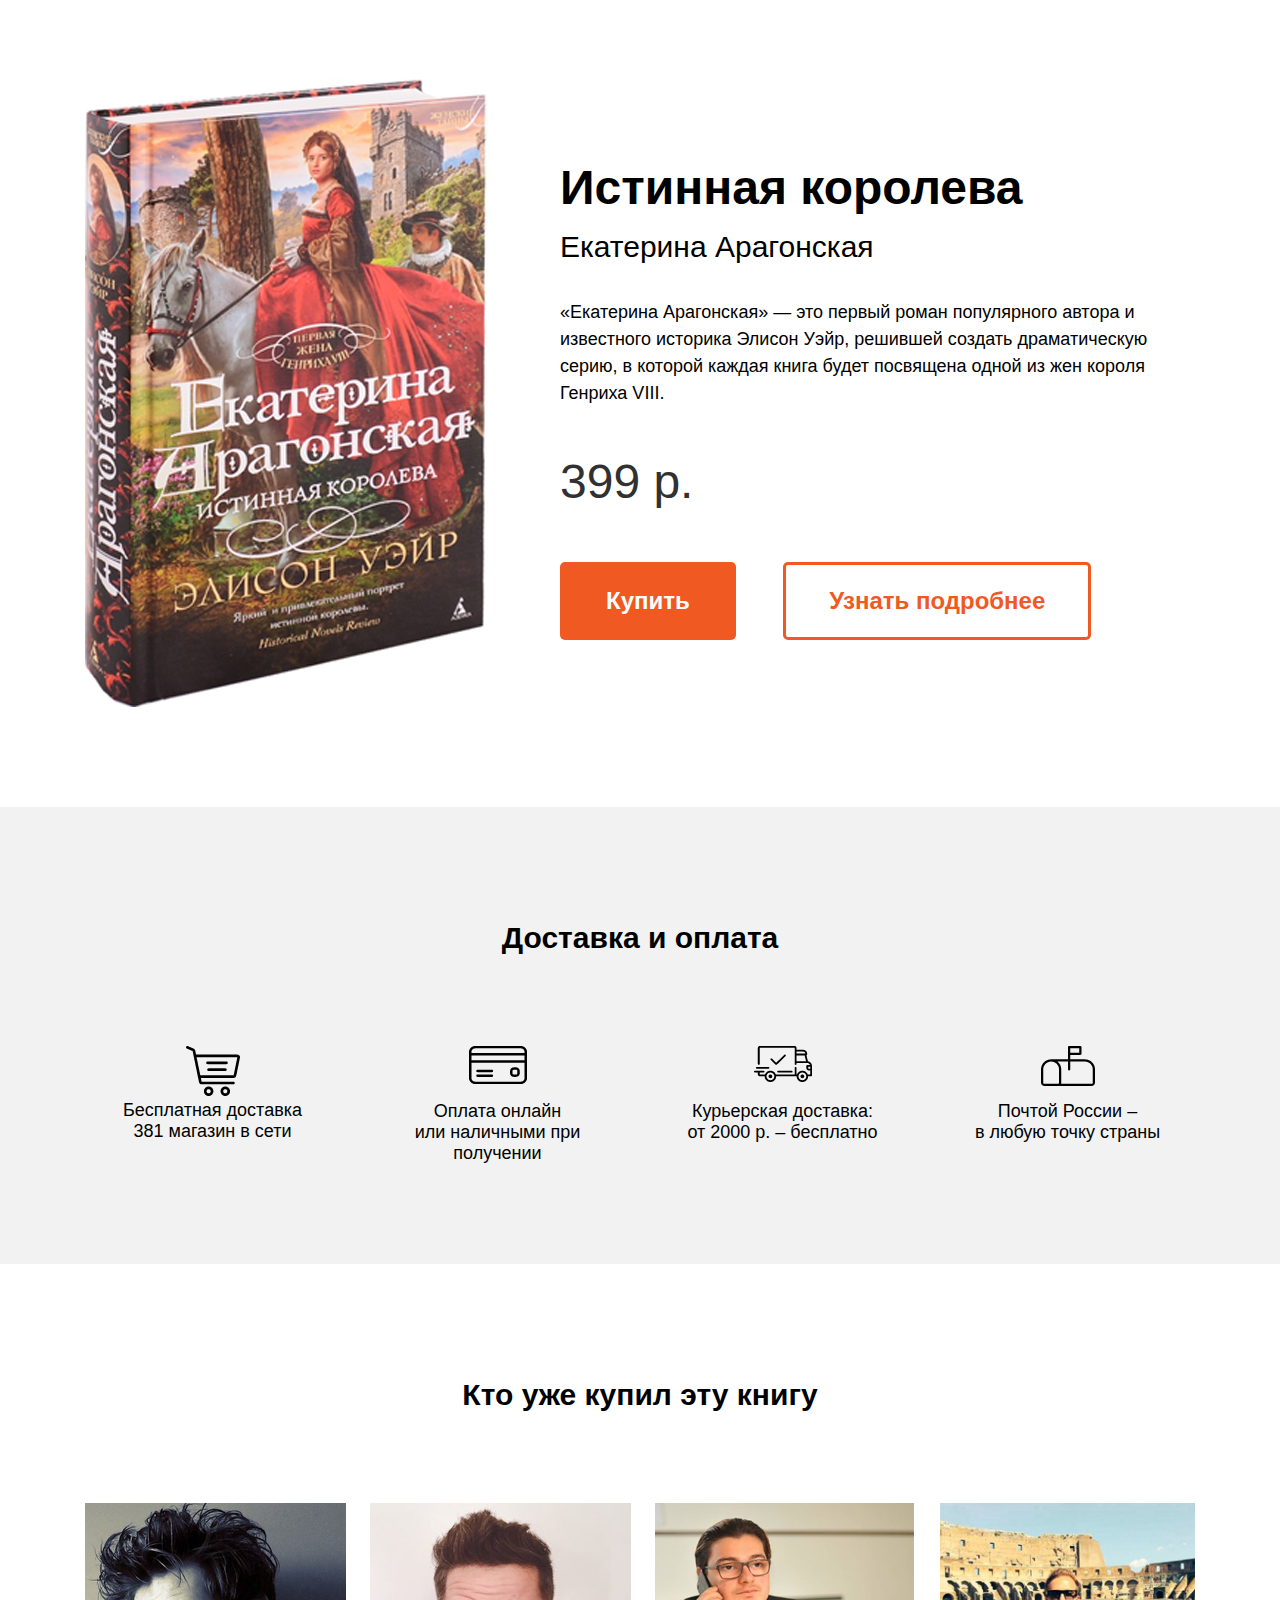
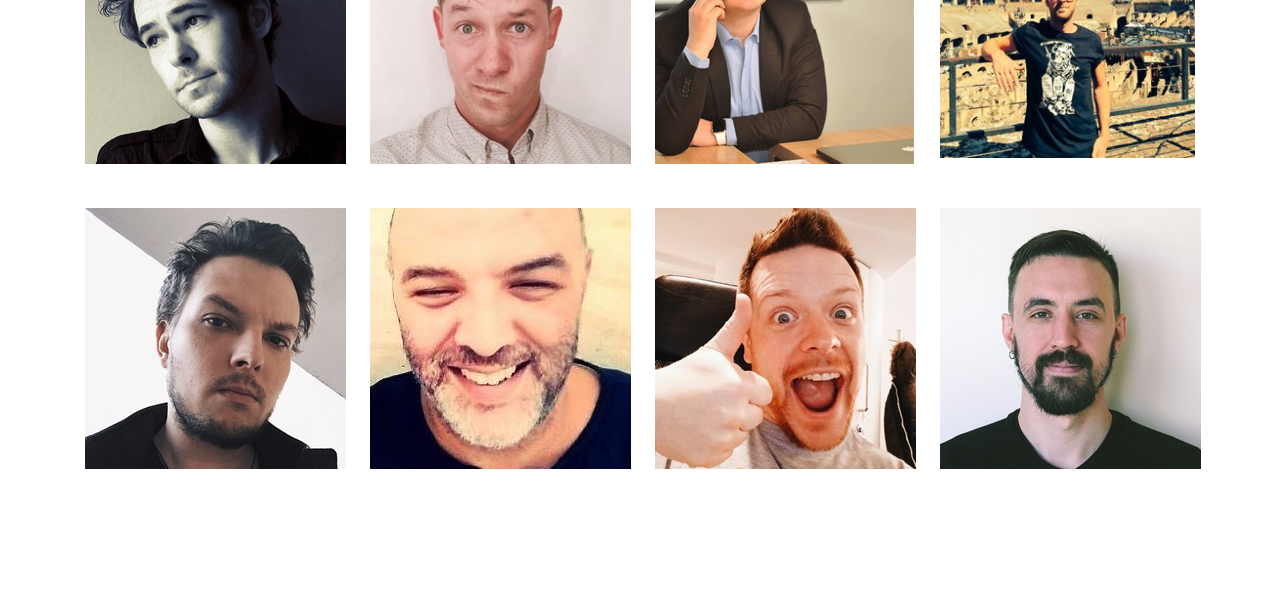
<file: pages/Lesson7.html>
﻿<!DOCTYPE html>
<html lang="ru">
	<head>
		<meta charset="utf-8">
		<meta name="viewport" content="width=device-width, initial-scale=1, shrink-to-fit=no">
        <title>Истинная королева</title>
		<link href="../lib/bootstrap-grid.min.css" rel="stylesheet">
		<link href="../css/Lesson7.css" rel="stylesheet">
	</head>
	<body>

		<header class="header">
			<div class="container">
				<div class="row align-items-center">
					<div class="col-12 col-lg-5">
						<img src="../images/header.jpg" alt="Книга">
					</div>
					<div class="col-12 col-lg-7">
						<div class="header-text">
							<h1 class="header-text__title">Истинная королева</h1>
							<div class="header-text__subtitle">Екатерина Арагонская</div>
							<p class="header-text__descr">«Екатерина Арагонская» — это первый роман популярного автора и известного историка Элисон Уэйр, решившей создать драматическую серию, в которой каждая книга будет посвящена одной из жен короля Генриха VIII.</p>
							<div class="header-text__price">399 р.</div>
							<div class="header-text__button">
								<button class="button">Купить </button>
								<button class="button button-o">Узнать подробнее</button>
							</div>
						</div>
					</div>
				</div>
			</div>
		</header>

		<section class="features">
			<div class="container">
				<h2 class="section-title">
					Доставка и оплата
				</h2>
				<div class="row">
					<div class="col-12 col-sm-6 col-lg-3">
						<div class="features__img">
							<img src="../images/Shopping_cart.png" alt="Shopping_cart">
						<div class="features__text">
							Бесплатная доставка<br>
							381 магазин в сети
						</div>
						</div>
					</div>
					<!-- /.col-3 -->
					<div class="col-12 col-sm-6 col-lg-3">
						<div class="features__img">
							<img src="../images/Credit_card.png" alt="Credit_card">
						</div>
						<div class="features__text">
								Оплата онлайн<br>
								или наличными при получении
						</div>
					</div>
					<!-- /.col-3 -->
					<div class="col-12 col-sm-6 col-lg-3">
						<div class="features__img">
							<img src="../images/Shipped.png" alt="Shipped">
						</div>
						<div class="features__text">
								Курьерская доставка:<br>
								от 2000 р. – бесплатно
						</div>
					</div>
					<!-- /.col-3 -->
					<div class="col-12 col-sm-6 col-lg-3">
						<div class="features__img">
							<img src="../images/Mailbox.png" alt="Mailbox">
						</div>
						<div class="features__text">
								Почтой России –<br>
								в любую точку страны
						</div>
					</div>
					<!-- /.col-3 -->
				</div>
			</div>
		</section>

		<section class="customers">
			<div class="container">
				<h2 class="section-title">
					Кто уже купил эту книгу
				</h2>
				<div class="row">
					<div class="col-12 col-sm-6 col-xl-3">
						<img class="customers__img" src="../images/customers/customer_1.jpg" alt="customer_1">
					</div>
					<!-- /.col-3 -->
					<div class="col-12 col-sm-6 col-xl-3">
						<img class="customers__img" src="../images/customers/customer_2.jpg" alt="customer_2">
					</div>
					<!-- /.col-3 -->
					<div class="col-12 col-sm-6 col-xl-3">
						<img class="customers__img" src="../images/customers/customer_3.jpg" alt="customer_3">
					</div>
					<!-- /.col-3 -->
					<div class="col-12 col-sm-6 col-xl-3">
						<img src="../images/customers/customer_4.jpg" alt="customer_4">
					</div>
					<!-- /.col-3 -->
					<div class="col-12 col-sm-6 col-xl-3">
						<img class="customers__img" src="../images/customers/customer_5.jpg" alt="customer_5">
					</div>
					<!-- /.col-3 -->
					<div class="col-12 col-sm-6 col-xl-3">
						<img class="customers__img" src="../images/customers/customer_6.jpg" alt="customer_6">
					</div>
					<!-- /.col-3 -->
					<div class="col-12 col-sm-6 col-xl-3">
						<img class="customers__img" src="../images/customers/customer_7.jpg" alt="customer_7">
					</div>
					<!-- /.col-3 -->
					<div class="col-12 col-sm-6 col-xl-3">
						<img class="customers__img" src="../images/customers/customer_8.jpg" alt="customer_8">
					</div>
					<!-- /.col-3 -->
				</div>
				<!-- /.row -->
			</div>
		</section>

	</body>
</html>
</file>
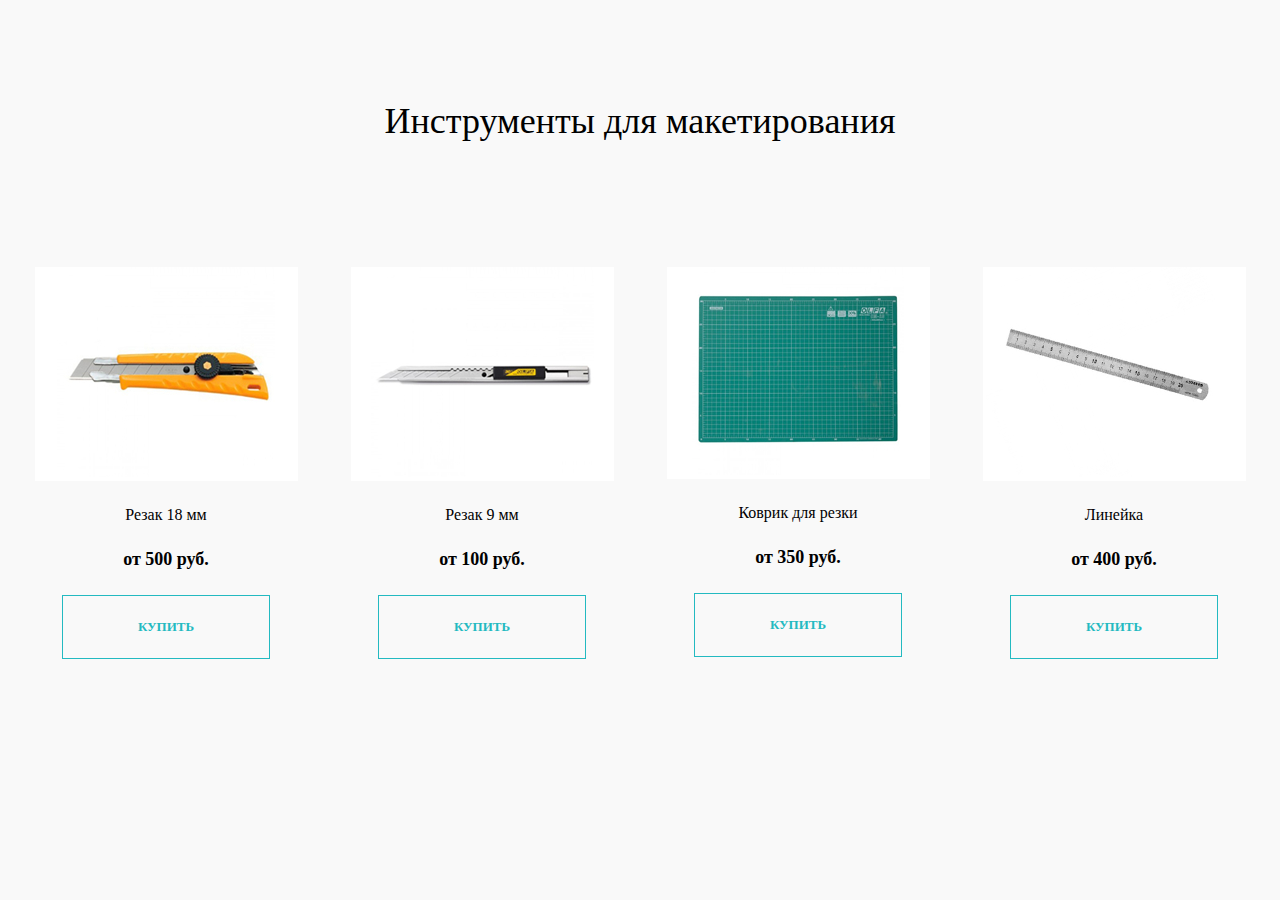
<file: pages/Lesson9.html>
<!DOCTYPE html>
<html lang="ru">
<head>
    <meta charset="UTF-8">
    <meta name="viewport" content="width=device-width, initial-scale=1.0">
    <meta http-equiv="X-UA-Compatible" content="ie=edge">
    <link rel="stylesheet" href="../css/Lesson9.css">
    <title>Simple Lesson</title>
</head>
<body>
    <section class="section">
        <h1 class="section-title">Инструменты для макетирования</h1>
        <div class="section-wrap">
            <div class="section-content">
                <div class="section-content__img">
                    <img src="../images/Lesson9/1.jpg" alt="1">
                </div>
                <div class="section-content__desc">Резак 18 мм</div>
                <div class="section-content__price">от 500 руб.</div>
                <button class="section-content__button">купить</button>
            </div>
            <div class="section-content">
                <div class="section-content__img">
                    <img src="../images/Lesson9/2.jpg" alt="2">
                </div>
                <div class="section-content__desc">Резак 9 мм</div>
                <div class="section-content__price">от 100 руб.</div>
                <button class="section-content__button">купить</button>
            </div>
            <div class="section-content">
                <div class="section-content__img">
                    <img src="../images/Lesson9/3.jpg" alt="3">
                </div>
                <div class="section-content__desc">Коврик для резки</div>
                <div class="section-content__price">от 350 руб.</div>
                <button class="section-content__button">купить</button>
            </div>
            <div class="section-content">
                <div class="section-content__img">
                    <img src="../images/Lesson9/4.jpg" alt="4">
                </div>
                <div class="section-content__desc">Линейка</div>
                <div class="section-content__price">от 400 руб.</div>
                <button class="section-content__button">купить</button>
            </div>
        </div>        
    </section>
</body>
</html>
</file>
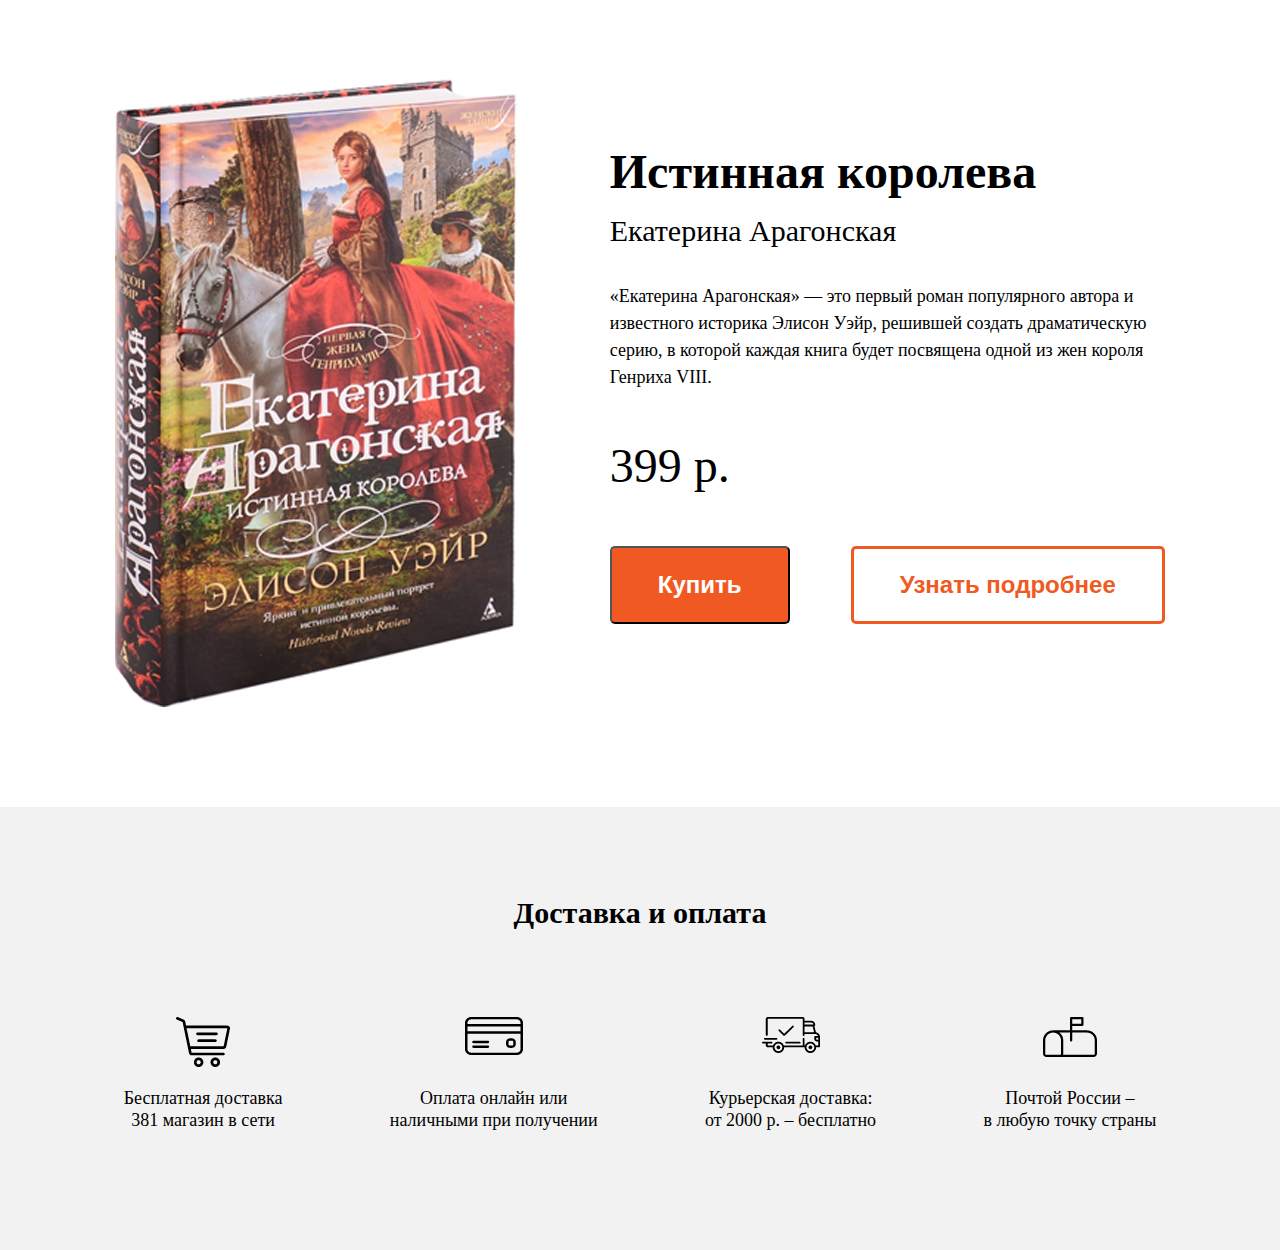
<file: pages/Lesson9_2.html>
<!DOCTYPE html>
<html lang="ru">
<head>
    <meta charset="UTF-8">
    <meta name="viewport" content="width=device-width, initial-scale=1.0">
    <meta http-equiv="X-UA-Compatible" content="ie=edge">
    <link rel="stylesheet" href="../css/Lesson9_2.css">
    <title>Lesson9_2</title>
</head>
<body>

    <header class="header">
        <div class="header-container">
            <div class="header-img">
                <img src="../images/Lesson9/book.jpg" alt="book">
            </div>
            <div class="header-text">
                <h1 class="header-text__title">
                    Истинная королева
                </h1>
                <div class="header-text__subtitle">
                    Екатерина Арагонская
                </div>
                <p class="header-text__description">
                    «Екатерина Арагонская» — это первый роман популярного автора и известного историка Элисон Уэйр, решившей создать драматическую серию, в которой каждая книга будет посвящена одной из жен короля Генриха VIII.
                </p>
                <div class="header-text__price">
                    399 р.
                </div>
                <div class="header-text__button">
                    <button class="button">Купить</button>
                    <button class="button button-o">Узнать подробнее</button>
                </div>
            </div>
        </div>       
    </header>

    <section class="section-shipping">
        <h1 class="section-title">
            Доставка и оплата
        </h1>
        <div class="section-shipping-container">
            <div class="section-shipping__block">
                <div class="section-shipping__img">
                    <img src="../images/Lesson9/1.png" alt="1">
                </div>
                <div class="section-shipping__text">
                    Бесплатная доставка<br>
                    381 магазин в сети
                </div>
            </div>
            <div class="section-shipping__block">
                <div class="section-shipping__img">
                    <img src="../images/Lesson9/2.png" alt="2">
                </div>
                <div class="section-shipping__text">
                    Оплата онлайн или<br>
                    наличными при получении
                </div>
            </div>
            <div class="section-shipping__block">
                <div class="section-shipping__img">
                    <img src="../images/Lesson9/3.png" alt="3">
                </div>
                <div class="section-shipping__text">
                    Курьерская доставка:<br>
                    от 2000 р. – бесплатно
                </div>
            </div>
            <div class="section-shipping__block">
                <div class="section-shipping__img">
                    <img src="../images/Lesson9/4.png" alt="4">
                </div>
                <div class="section-shipping__text">
                    Почтой России –<br>
                    в любую точку страны
                </div>
            </div>
        </div>
    </section>

    <section class="section-customers">

    </section>

</body>
</html>
</file>
<file: css/site.css>
body {
  background-color: #E0E0E0;
  font-size: 20px;
}

.container {
  display: -webkit-box;
  display: -ms-flexbox;
  display: flex;
}

.online {
  -ms-flex-preferred-size: 50%;
      flex-basis: 50%;
}
</file>
<file: css/Lesson10.css>
* {
  -webkit-box-sizing: border-box;
          box-sizing: border-box;
}

.tooth {
  float: left;
  margin-right: 39px;
}

.container::after {
  content: "";
  display: table;
  clear: both;
}

.main {
  background-color: #c2f0f3;
}

.main-text {
  float: left;
}

.main-text__title {
  color: #7c6db0;
  font-size: 60px;
  font-weight: 700;
  line-height: 59px;
  margin: 0;
  margin-bottom: 30px;
  margin-top: 189px;
}

.main-text__subtitle {
  display: inline-block;
  color: #ffffff;
  font-size: 36px;
  font-weight: 700;
  background-color: #7c6db0;
  padding: 17px 20px;
  margin-bottom: 94px;
}

.main-text__desc {
  font-size: 22px;
  font-weight: 300;
  line-height: 30px;
  margin-bottom: 118px;
}

.main-text__button {
  display: inline-block;
}

.main-img img {
  float: left;
  -webkit-transform: translateX(-27px);
          transform: translateX(-27px);
}

.button {
  border-color: #01b3e0;
  color: #ffffff;
  padding: 30px 50px;
  background-color: #01b3e0;
  margin-right: 30px;
}

.button-o {
  color: #01b3e0;
  background-color: transparent;
  border: 2px solid #01b3e0;
  padding: 30px 75px;
}
</file>
<file: css/Lesson11.css>
body {
  background-color: #f4f4f4;
}

.main {
  width: 1140px;
  margin: auto;
  text-align: center;
  padding-top: 101px;
  padding-bottom: 98px;
}

.main-text__title {
  font-size: 30px;
  font-weight: 400;
  color: #6c1c02;
  margin-bottom: 45px;
}

.main-text__desc {
  font-size: 18px;
  font-weight: 400;
  line-height: 24px;
  margin-bottom: 54px;
}

.main-items-item {
  display: inline-block;
  background-color: white;
  vertical-align: middle;
  margin-right: 50px;
  margin-bottom: 50px;
  width: 271px;
  height: 502px;
}

.main-items-item__img {
  margin-top: 42px;
  margin-bottom: 29px;
}

.main-items-item__title {
  font-size: 16px;
  font-weight: 400;
  color: #393939;
  height: 33px;
  margin-bottom: 15px;
}

.main-items-item__price {
  font-size: 18px;
  font-weight: 400;
  color: #393939;
  padding-bottom: 36px;
}

.button {
  font-size: 18px;
  font-weight: 400;
  color: #ffffff;
  background-color: #e70000;
  -webkit-box-shadow: 0 9px 21px rgba(0, 0, 0, 0.15);
          box-shadow: 0 9px 21px rgba(0, 0, 0, 0.15);
  padding: 29px 48px;
}

@media (max-width: 992px) {
  .main {
    width: 700px;
  }
}

@media (max-width: 768px) {
  .main {
    width: 350px;
  }
}
</file>
<file: css/Lesson12.css>
body {
  font-family: 'Roboto', sans-serif;
}

img {
  max-width: 100%;
}

body {
  margin: 0;
}

h1 {
  margin: 0;
}

input:focus, button:focus {
  outline: none;
}

.section-title {
  font-size: 27px;
  font-weight: 700;
  text-transform: uppercase;
  text-align: center;
  margin-bottom: 39px;
}

.section-title::after {
  margin-top: 12px;
  content: '';
  display: block;
  height: 6px;
  background: url(../images/Lesson18/line.png) center no-repeat;
}

.button {
  font-size: 14px;
  font-weight: 500;
  background-color: #ff9d00;
  color: #ffffff;
  border: 1px solid transparent;
  padding: 13px 22px;
  border-radius: 5px;
}

.button:hover {
  background-color: #ffa91f;
  cursor: pointer;
}

.button-o {
  background-color: transparent;
  color: #373737;
  border: 1px solid rgba(55, 55, 55, 0.5);
}

.button-o:hover {
  background-color: #ffa91f;
  color: #ffffff;
  border: 1px solid transparent;
  cursor: pointer;
}

.button img {
  vertical-align: middle;
}

.button-big {
  padding-top: 20px;
  padding-bottom: 20px;
  vertical-align: middle;
}

.slider-arrow {
  position: absolute;
  top: 0;
  z-index: 1;
  height: 100%;
  width: 22px;
}

.slider-arrow_prod {
  border: solid 1px #ff9d00;
}

.slider-arrow:hover {
  cursor: pointer;
}

.slider-arrow_left {
  left: 0;
  background: #fff url(../images/Lesson20/arrow-left.png) center no-repeat;
}

.slider-arrow_left:hover {
  background: #ff9d00 url(../images/Lesson20/arrow-left-active.png) center no-repeat;
}

.slider-arrow_right {
  right: 0;
  background: #fff url(../images/Lesson20/arrow-right.png) center no-repeat;
}

.slider-arrow_right:hover {
  background: #ff9d00 url(../images/Lesson20/arrow-right-active.png) center no-repeat;
}

.dark-bg {
  position: relative;
  z-index: 1;
}

.dark-bg::before {
  content: '';
  display: block;
  position: absolute;
  left: 0;
  top: 0;
  width: 100%;
  height: 100%;
  background-color: rgba(0, 0, 0, 0.6);
  z-index: -1;
}

.menu {
  position: fixed;
  z-index: 2;
  display: -webkit-box;
  display: -ms-flexbox;
  display: flex;
  -webkit-box-pack: center;
      -ms-flex-pack: center;
          justify-content: center;
  -webkit-box-align: center;
      -ms-flex-align: center;
          align-items: center;
  background-color: #373737;
  padding: 10px 0;
  width: 100%;
}

.menu a {
  color: #ffffff;
  font-size: 12px;
  font-weight: 400;
  text-transform: uppercase;
  text-decoration: none;
}

.menu__separator {
  width: 1px;
  height: 32px;
  opacity: 0.2;
  background-color: #cfcfd0;
  margin-right: 13px;
  margin-left: 13px;
}

.nav {
  background-color: purple;
  position: fixed;
  width: 100%;
  height: 100%;
  z-index: 2;
  display: -webkit-box;
  display: -ms-flexbox;
  display: flex;
  -webkit-box-pack: center;
      -ms-flex-pack: center;
          justify-content: center;
  -webkit-box-align: center;
      -ms-flex-align: center;
          align-items: center;
  left: -100%;
  -webkit-transition: all 0.5s;
  transition: all 0.5s;
}

.nav-menu {
  display: block;
  width: 50px;
  height: 50px;
  background-color: #fff;
  border-radius: 50%;
  -webkit-box-shadow: 1px 1px 10px rgba(0, 0, 0, 0.4);
          box-shadow: 1px 1px 10px rgba(0, 0, 0, 0.4);
  position: fixed;
  left: 20px;
  top: 18px;
  z-index: 3;
}

.nav-menu span, .nav-menu span:before, .nav-menu span:after {
  display: block;
  height: 2px;
  width: 18px;
  background-color: #333333;
  position: absolute;
  left: 50%;
  margin-left: -9px;
  top: 50%;
  margin-top: -1px;
}

.nav-menu span:before {
  -webkit-transition: all 0.2s;
  transition: all 0.2s;
  content: '';
  margin-top: -6px;
}

.nav-menu span:after {
  -webkit-transition: all 0.2s;
  transition: all 0.2s;
  content: '';
  margin-top: 4px;
}

.nav-menu_active span {
  background-color: transparent;
}

.nav-menu_active span:before {
  -webkit-transform: rotate(135deg);
          transform: rotate(135deg);
  margin-top: 0;
}

.nav-menu_active span:after {
  -webkit-transform: rotate(-135deg);
          transform: rotate(-135deg);
  margin-top: 0;
}

.nav_active {
  left: 0;
}

.nav ul {
  list-style: none;
  padding: 0;
  text-align: center;
}

.nav ul a {
  display: block;
  width: 100vw;
  line-height: 4;
  font-weight: 100;
  letter-spacing: 3px;
  text-decoration: none;
  color: #ffffff;
  -webkit-transition: all 0.2s;
  transition: all 0.2s;
}

.nav ul a:hover {
  text-decoration: none;
  background-color: rgba(255, 255, 255, 0.4);
}

.header {
  padding: 60px 0 14px 0;
}

.header-logo {
  background: url(../images/Lesson12/logo.png) center no-repeat;
  background-size: 100%;
  width: 191px;
  height: 61px;
}

.header-contacts {
  display: -webkit-box;
  display: -ms-flexbox;
  display: flex;
  -webkit-box-pack: end;
      -ms-flex-pack: end;
          justify-content: flex-end;
  -webkit-box-align: center;
      -ms-flex-align: center;
          align-items: center;
}

.header-contacts__phone {
  font-size: 22px;
  font-weight: 500;
  color: #373737;
}

.header-contacts__phones {
  display: -webkit-box;
  display: -ms-flexbox;
  display: flex;
}

.header-contacts__separator {
  width: 1px;
  height: 32px;
  opacity: 0.2;
  background-color: #cfcfd0;
  margin-right: 13px;
  margin-left: 13px;
}

.header-contacts__button {
  margin-left: 27px;
}

@-webkit-keyframes myBox {
  from {
    opacity: 0;
    margin-bottom: -100px;
    -webkit-transform: rotateY(90deg);
            transform: rotateY(90deg);
  }
  to {
    opacity: 1;
    margin-bottom: 0;
  }
}

@keyframes myBox {
  from {
    opacity: 0;
    margin-bottom: -100px;
    -webkit-transform: rotateY(90deg);
            transform: rotateY(90deg);
  }
  to {
    opacity: 1;
    margin-bottom: 0;
  }
}

.animate {
  opacity: 0;
  -webkit-animation-name: myBox;
          animation-name: myBox;
  -webkit-animation-delay: 0.4s;
          animation-delay: 0.4s;
  -webkit-animation-duration: 1s;
          animation-duration: 1s;
  -webkit-animation-fill-mode: forwards;
          animation-fill-mode: forwards;
}

.main {
  padding-top: 65px;
  padding-bottom: 60px;
  background: #373737 url(../images/Lesson12/main-bg.jpg) center no-repeat;
  background-size: cover;
  color: #ffffff;
}

.main-img {
  position: relative;
}

.main-img::before {
  content: '';
  position: absolute;
  z-index: -1;
  width: 390px;
  height: 390px;
  left: 50%;
  margin-left: -195px;
  border: solid 1px #ffffff;
  border-radius: 50%;
}

.main-img::after {
  content: '';
  position: absolute;
  z-index: 0;
  background: url(../images/Lesson12/main-sub.png) no-repeat;
  width: 60px;
  height: 50px;
  left: 18%;
  bottom: 1%;
}

.main-text__title {
  margin-bottom: 20px;
  font-size: 41px;
  font-weight: 700;
}

.main-text__subtitle {
  margin-bottom: 27px;
  font-size: 28px;
  font-weight: 300;
}

.main-text__form {
  padding: 30px 27px;
  background-color: rgba(255, 255, 255, 0.2);
}

.form {
  display: -webkit-box;
  display: -ms-flexbox;
  display: flex;
  margin-bottom: 12px;
}

.form-title {
  margin-bottom: 20px;
  padding-right: 87px;
  font-size: 20px;
  font-weight: 300;
  line-height: 30px;
}

.form-title__important {
  font-weight: 700;
  text-transform: uppercase;
}

.form-input {
  font-size: 14px;
  margin-right: 10px;
  padding: 20px;
  border-radius: 4px;
  border: none;
  vertical-align: middle;
  -ms-flex-preferred-size: 50%;
      flex-basis: 50%;
}

.form-small {
  font-size: 14px;
  font-weight: 300;
}

::-webkit-input-placeholder {
  font-size: 14px;
  font-weight: 300;
  line-height: 42px;
  opacity: 0.7;
  color: #373737;
  padding-left: 18px;
}

:-ms-input-placeholder {
  font-size: 14px;
  font-weight: 300;
  line-height: 42px;
  opacity: 0.7;
  color: #373737;
  padding-left: 18px;
}

::-ms-input-placeholder {
  font-size: 14px;
  font-weight: 300;
  line-height: 42px;
  opacity: 0.7;
  color: #373737;
  padding-left: 18px;
}

::placeholder {
  font-size: 14px;
  font-weight: 300;
  line-height: 42px;
  opacity: 0.7;
  color: #373737;
  padding-left: 18px;
}

.overlay {
  position: fixed;
  display: none;
  top: 0;
  width: 100%;
  height: 100%;
  z-index: 3;
  background-color: rgba(0, 0, 0, 0.4);
}

.overlay .popup {
  position: fixed;
  left: 50%;
  top: 100px;
  width: 752px;
  -webkit-transform: translateX(-50%);
          transform: translateX(-50%);
}

.overlay .popup-close {
  position: absolute;
  right: -20px;
  top: -30px;
  font-size: 35px;
  color: #fff;
  font-weight: 300;
  cursor: pointer;
}

.overlay .popup-title {
  display: block;
  width: 100%;
  min-height: 71px;
  margin: 0;
  background-color: #ff9d00;
  color: white;
  text-transform: uppercase;
  font-size: 21px;
  text-align: center;
  font-weight: 500;
  line-height: 71px;
}

.overlay .popup-form {
  background: url(../images/Lesson12/form-bg.jpg) center no-repeat;
  background-size: cover;
  padding: 35px 88px 50px 88px;
  color: white;
}

.overlay .popup-form-header {
  padding: 0;
  font-size: 30px;
  font-weight: 400;
  line-height: 27px;
  text-align: center;
}

.overlay .popup-form-header span {
  font-size: 24px;
}

.overlay .popup-form__label {
  display: block;
  margin-top: 23px;
  font-size: 20px;
  font-weight: 300;
  line-height: 30px;
}

.overlay .popup-form__input {
  width: 365px;
  height: 56px;
  margin-top: 17px;
}

.overlay .popup-form__btn {
  width: 180px;
  height: 56px;
  margin-left: 16px;
  font-size: 15px;
  font-weight: 500;
  line-height: 22px;
}

.overlay .popup-form__note {
  margin-top: 9px;
  font-size: 14px;
  font-weight: 300;
  line-height: 30px;
}

@media (max-width: 575px) {
  body {
    width: 320px;
    margin: auto;
  }
  .hidden-mobile {
    display: none;
  }
  ::-webkit-input-placeholder {
    opacity: 0.7;
    color: #373737;
    font-size: 13px;
    font-weight: 300;
    padding: 0;
    text-align: center;
  }
  :-ms-input-placeholder {
    opacity: 0.7;
    color: #373737;
    font-size: 13px;
    font-weight: 300;
    padding: 0;
    text-align: center;
  }
  ::-ms-input-placeholder {
    opacity: 0.7;
    color: #373737;
    font-size: 13px;
    font-weight: 300;
    padding: 0;
    text-align: center;
  }
  ::placeholder {
    opacity: 0.7;
    color: #373737;
    font-size: 13px;
    font-weight: 300;
    padding: 0;
    text-align: center;
  }
  .header {
    background-color: #f4f4f4;
    padding: 14px 0;
  }
  .header-logo {
    background: #ff9d00 url(../images/Lesson17/mobile-logo.png) center no-repeat;
    width: 35px;
    height: 35px;
    border-radius: 4px;
  }
  .header-contacts__phone {
    font-size: 14px;
  }
  .header-contacts__phones {
    -webkit-box-orient: vertical;
    -webkit-box-direction: normal;
        -ms-flex-direction: column;
            flex-direction: column;
  }
  .header-contacts__button {
    padding: 9px;
    margin-left: 14px;
  }
  .main {
    text-align: center;
    padding-top: 50px;
  }
  .main-text__title {
    color: #ff9d00;
    font-size: 22px;
    font-weight: 700;
    line-height: 24px;
    margin-bottom: 10px;
  }
  .main-text__subtitle {
    font-size: 18px;
    font-weight: 400;
    margin-bottom: 40px;
  }
  .main-text__form {
    background-color: transparent;
    padding: 0;
  }
  .form {
    display: block;
  }
  .form-title {
    padding-right: 0;
    font-size: 15px;
    font-weight: 300;
    line-height: 18px;
  }
  .form-title__important {
    display: block;
    font-weight: 700;
    margin-top: 10px;
  }
  .form-input {
    display: block;
    padding: 17px 61px;
    font-size: 13px;
    font-weight: 300;
    margin-bottom: 13px;
    margin-right: 0;
  }
}

@media (min-width: 576px) {
  .hidden-desktop {
    display: none;
  }
}

.features {
  background-color: #f4f4f4;
  padding-top: 49px;
  padding-bottom: 55px;
}

.features-numbers {
  text-align: center;
  margin-bottom: 37px;
}

.features-numbers__title {
  margin-bottom: 10px;
  font-size: 36px;
  font-weight: 900;
  color: #ff9d00;
}

.features-numbers__title sup {
  font-size: 16px;
}

.features-numbers__text {
  font-size: 16px;
  font-weight: 400;
  line-height: 20px;
}

.features-block {
  display: -webkit-box;
  display: -ms-flexbox;
  display: flex;
  -webkit-box-align: center;
      -ms-flex-align: center;
          align-items: center;
  background-color: #fff;
  padding: 28px 19px;
  margin-bottom: 30px;
}

.features-block__img {
  -ms-flex-preferred-size: 40%;
      flex-basis: 40%;
  margin-right: 9px;
}

.features-block__title {
  font-size: 15px;
  font-weight: 700;
  margin-bottom: 5px;
}

.features-block__descr {
  font-size: 14px;
  font-weight: 300;
  line-height: 19px;
}

.products {
  padding-top: 57px;
  padding-bottom: 73px;
}

.products-block {
  text-align: center;
  margin-bottom: 35px;
}

.products-block__img {
  margin-bottom: 19px;
}

.products-block__title {
  margin-bottom: 27px;
  font-size: 20px;
  font-weight: 700;
}

.products-block__button {
  margin-right: 12px;
}

.offer {
  padding-top: 64px;
  padding-bottom: 69px;
  color: #ffffff;
  background: gray url(../images/Lesson21/offer-bg.jpg) center no-repeat;
  background-size: cover;
  text-align: center;
}

.offer-title {
  font-size: 32px;
  font-weight: 400;
  margin-bottom: 32px;
}

.offer-title_small {
  font-size: 26px;
  display: block;
  margin-top: 11px;
}

.offer-form__label {
  display: block;
  margin-bottom: 17px;
  font-size: 20px;
  font-weight: 300;
}

.offer-form__input {
  display: block;
  margin: auto;
  margin-bottom: 12px;
}

.offer-form__button {
  margin-bottom: 9px;
}

.production {
  padding-top: 87px;
  padding-bottom: 95px;
}

.production-slider_top {
  margin: 13px;
  height: 377px;
  overflow: hidden;
}

.production-slider_bottom {
  padding-left: 30px;
  padding-right: 30px;
  height: 78px;
  overflow: hidden;
}

.production-slider_bottom img {
  margin: 0 4px;
}

.production-text__title {
  padding: 20px 185px 16px 58px;
  color: #ffffff;
  background-color: #ff9d00;
  max-width: 379px;
  width: 100%;
  font-size: 28px;
  font-weight: 400;
  margin-bottom: 28px;
}

.production-text__descr {
  font-size: 16px;
  font-weight: 300;
  line-height: 24px;
  text-align: justify;
  max-width: 379px;
  width: 100%;
}

.feedback {
  padding-top: 55px;
  padding-bottom: 66px;
  background-color: #f4f4f4;
}

.feedback-slider img {
  margin: 0 auto;
}

.customers-block {
  display: -webkit-box;
  display: -ms-flexbox;
  display: flex;
  -webkit-box-align: center;
      -ms-flex-align: center;
          align-items: center;
  -webkit-box-pack: center;
      -ms-flex-pack: center;
          justify-content: center;
  width: 212px;
  height: 130px;
  border: 1px solid rgba(0, 0, 0, 0.1);
  margin-bottom: 30px;
}

.wraper {
  max-width: 940px;
  margin: auto;
}

.contacts {
  position: relative;
}

.contacts-block {
  position: absolute;
  top: 10%;
  left: 25%;
  background-color: #ffffff;
  padding: 33px 34px 39px 60px;
}

.contacts-block__title {
  display: block;
  font-size: 18px;
  font-weight: 700;
  margin-bottom: 8px;
  margin-top: 8px;
}

.contacts-block__text {
  margin-bottom: 30px;
}

.footer {
  display: -webkit-box;
  display: -ms-flexbox;
  display: flex;
  -webkit-box-pack: center;
      -ms-flex-pack: center;
          justify-content: center;
  -webkit-box-align: center;
      -ms-flex-align: center;
          align-items: center;
  height: 88px;
  background-color: #1b1b1b;
}

.footer-text {
  font-size: 13px;
  font-weight: 300;
  opacity: 0.5;
  color: #ffffff;
}
</file>
<file: css/Lesson15.css>
.main {
	background: url(/images/Lesson15/bg.jpg) center 50% no-repeat;
	height: 85rem;
}
.main_field {
  width: 80%;
  height: 40rem;
  background-color: rgba(55, 55, 55, 0.6);
  box-shadow: 0px 0px 80px 0px rgba(0, 0, 0, 0.5);
  margin:15rem 10% 0 10%;
  padding-bottom: 5rem;
  border: 3px solid #ad7835;
  overflow-y: auto;
}
.main_field ul {
	width: 82%;
	margin:5rem 10% 5rem 8%;
	list-style-image:url(/images/Lesson15/list.png);
}
.main_field ul li {
	height: 5rem;
	margin-bottom: 2rem;
	padding-top: 0.8rem;
	padding-left: 1rem;
	border: 1px solid #ad7835;
	border-radius: 10px;
	font-size: 2.2rem;
	color: #fff;
}
.main_btn{
	width: 25rem;
	height: 5rem;
	margin-top: 2rem;
	border: 3px solid #ad7835;
	border-radius: 10px;
	background-color: rgba(0,0,0,.1);
	outline: none;
	color: #fff;
	font-size: 1.5rem;
}
.popup {
	position: absolute;
	display: none;
	width: 40%;
	height: 20rem;
	top:0;
	margin:20rem 30% 0 30%;
	background-color: rgba(173,120,53, .4);
	text-align: center;
	border: 2px solid #000;
	border-radius: 15px;
	z-index: 111;
}
.popup p {
	line-height: 19.9rem;
	font-size: 3rem;
	font-weight: bold;
	color: #000;
}
.popup .close {
	position: absolute;
	top:0.5rem;
	right: 1rem;
	color:#000;
	opacity: 1;
	box-shadow: none;
}
</file>
<file: css/Lesson4.css>
body {
	background-color: #f6f6f6;
}

button:focus {
    outline: none;
}

.main {
	position: absolute;
	top: 50%;
	left: 50%;
	width: 1010px;
	height: 503px;
	margin: -251px 0 0 -505px;
	border: 1px solid #d7d7d7;
	background-color: #ffffff;
}

.item {
	display: inline-block;
	width: 376px;
	height: 375px;
	margin-top: 64px;
	margin-bottom: 64px;
	margin-left: 48px;
	margin-right: 102px;
}

.description {
	display: inline-block;
	width: 393px;
	margin-top: 94px;
	margin-bottom: 81px;
	position: absolute;
}

.item-title {
	width: 178px;
	height: 22px;
	margin-bottom: 30px;
	color: #2f2f2f;
	font-family: "Arial - Bold MT";
	font-size: 23px;
	font-weight: 400;
}

.item-description {
	width: 393px;
	height: 50px;
	margin-bottom: 55px;
	color: #2f2f2f;
	font-family: "Arial MT";
	font-size: 15px;
	font-weight: 400;
}

.item-price-name {
	width: 35px;
	height: 14px;
	margin-bottom: 23px;
	color: #2f2f2f;
	font-family: "Arial MT";
	font-size: 15px;
	font-weight: 400;
}

.item-price {
	width: 103px;
	height: 28px;
	margin-bottom: 56px;
	color: #2f2f2f;
	font-family: "Arial MT";
	font-size: 30px;
	font-weight: 400;
}

.button {
    width: 252px;
    height: 50px;
    color: #ffffff;
    font-family: "Arial MT";
    font-size: 19px;
    font-weight: 400;
    background-color: #ec744a;
    text-align: center;
    border: none;
}
</file>
<file: css/Lesson5.css>
body {
	font-family: Tahoma;
}

button:focus {
	outline: none;
}

.header {
	padding-top: 77px;
	padding-bottom: 96px;
}

.container {
	width: 1140px;
	margin-left: auto;
	margin-right: auto;
}

.header-img {
	display: inline-block;
	width: 45%;
	vertical-align: middle;
}

.header-text {
	display: inline-block;
	width: 54%;
	vertical-align: middle;
}

.header-text__title {
	font-size: 48px;
	font-weight: 700;
	margin-bottom: 15px;
}

.header-text__subtitle {
	font-size: 30px;
	font-weight: 400;
	margin-bottom: 35px;
}

.header-text__description {
	font-size: 18px;
	font-weight: 400;
	line-height: 27px;
	max-width: 530px;
	margin-bottom: 47px;
}

.header-text__price {
	font-size: 48px;
	font-weight: 400;
	margin-bottom: 53px;
}

.button {
	border-radius: 5px;
	background-color: #f05a22;
	color: #ffffff;
	font-size: 24px;
	font-weight: 700;
	padding: 22px 43px;
}

.button-o {
	color: #f05a22;
	background-color: transparent;
	border: 2px solid #f05a22;
}

.section-title {
	font-size: 30px;
	font-weight: 700;
	text-align: center;
}

.features {
	padding-top: 89px;
	padding-bottom: 99px;
	background-color: #f2f2f2;
}

.features-wrap {
	margin-top: 91px;
}

.features-wrap::after {
	content: "";
	display: table;
	clear: both;
}

.features-block {
	display: inline-block;
	text-align: center;
	width: 25%;
	float: left;
}

.features-block__img {
	min-height: 55px;
	margin-bottom: 15px;
}

.features-block__text {
	font-size: 18px;
	font-weight: 400;
	line-height: 22px;
}

.customers {
	padding-top: 89px;
	padding-bottom: 71px;
}

.customers-wrap {
	margin-top: 69px;
}

.customers-wrap::after {
	content: "";
	display: table;
	clear: both;
}

.customers-block {
	display: inline-block;
	width: 25%;
	float: left;
}

.customers-block__img {
	margin-bottom: 40px;
	max-width: 261px;
	max-height: 261px;
}
</file>
<file: css/Lesson6.css>
.title {
	margin-top: 70px;
	font-family: Tahoma;
	font-size: 24px;
	font-weight: 700;
	text-transform: uppercase;
	text-align: center;
}

.elem {
	text-align: center;
}

.elem-img {
	min-height: 77px;
	margin-top: 82px;
	margin-bottom: 14px;
}

.elem-text {
	font-family: Tahoma;
	font-size: 16px;
	font-weight: 700;
}
</file>
<file: css/Lesson7.css>
body {
	margin: 0;
	font-family: Tahoma, sans-serif;
	color: black;
}

img {
	max-width: 100%;
}

.header {
	padding-bottom: 96px;
	padding-top: 77px;
}

.header-text__title {
	font-size: 48px;
	font-weight: 700;
	margin-bottom: 15px;
}

.header-text__subtitle {
	font-size: 30px;
	font-weight: 400;
	margin-bottom: 35px;
}

.header-text__descr {
	font-size: 18px;
	font-weight: 400;
	line-height: 27px;
	margin-bottom: 47px;
}

.header-text__price {
	color: #313131;
	font-size: 48px;
	font-weight: 400;
	margin-bottom: 53px;
}

.button {
	border: 3px solid transparent;
	border-radius: 5px;
	background-color: #f05a22;
	color: #ffffff;
	padding: 22px 43px;
	font-size: 24px;
	font-weight: 700;
	margin-right: 43px;
	margin-bottom: 20px;
}

.button-o {
	background-color: transparent;
	border: 3px solid #f05a22;
	color: #f05a22;
}

.features {
	background-color: #f2f2f2;
	padding-top: 89px;
	padding-bottom: 100px;
	text-align: center;
}

.section-title {
	margin-bottom: 91px;
	font-size: 30px;
	font-weight: 700;
}

.features__img {
	min-height: 55px;
}

.features__text {
	font-size: 18px;
	font-weight: 400;
}

.customers {
	text-align: center;
	padding-top: 89px;
	padding-bottom: 100px;
}

.customers__img {
	margin-bottom: 40px;
	max-width: 261px;
	max-height: 261px;
}
</file>
<file: css/Lesson9.css>
body {
  background-color: #f9f9f9;
}

.section-title {
  font-family: "Proxima Nova";
  font-size: 36px;
  font-weight: 400;
  text-align: center;
  margin-top: 100px;
  margin-bottom: 125px;
}

.section-wrap {
  display: -webkit-box;
  display: -ms-flexbox;
  display: flex;
  -ms-flex-pack: distribute;
      justify-content: space-around;
  -ms-flex-wrap: wrap;
      flex-wrap: wrap;
}

.section-content {
  text-align: center;
}

.section-content__img {
  background-color: white;
  min-width: 263px;
  min-height: 210px;
  margin-bottom: 25px;
}

.section-content__desc {
  font-family: "Proxima Nova";
  font-size: 16px;
  font-weight: 300;
  margin-bottom: 25px;
}

.section-content__price {
  font-family: "Proxima Nova";
  font-size: 18px;
  font-weight: 700;
  margin-bottom: 25px;
}

.section-content__button {
  color: #23bac1;
  font-family: "Proxima Nova";
  font-size: 13px;
  font-weight: 700;
  text-transform: uppercase;
  margin-bottom: 101px;
  background-color: transparent;
  border: 1px solid #23bac1;
  padding: 23px 75px;
}
</file>
<file: css/Lesson9_2.css>
body {
  font-family: Tahoma;
  margin: 0;
}

.header-container {
  display: -webkit-box;
  display: -ms-flexbox;
  display: flex;
  -ms-flex-pack: distribute;
      justify-content: space-around;
  -webkit-box-align: center;
      -ms-flex-align: center;
          align-items: center;
  -ms-flex-wrap: wrap;
      flex-wrap: wrap;
  max-width: 1140px;
  width: 100%;
}

.header {
  display: -webkit-box;
  display: -ms-flexbox;
  display: flex;
  -webkit-box-pack: center;
      -ms-flex-pack: center;
          justify-content: center;
  padding-top: 77px;
  padding-bottom: 96px;
}

.header-img {
  max-width: 100%;
  padding-right: 15px;
  padding-left: 15px;
}

.header-text {
  max-width: 100%;
  padding-right: 15px;
  padding-left: 15px;
  max-width: 555px;
}

.header-text__title {
  margin: 0;
  font-size: 48px;
  font-weight: 700;
  margin-bottom: 15px;
}

.header-text__subtitle {
  font-size: 30px;
  font-weight: 400;
  margin-bottom: 35px;
}

.header-text__description {
  margin: 0;
  font-size: 18px;
  font-weight: 400;
  line-height: 27px;
  margin-bottom: 47px;
}

.header-text__price {
  font-size: 48px;
  font-weight: 400;
  margin-bottom: 53px;
}

.header-text__button {
  display: -webkit-box;
  display: -ms-flexbox;
  display: flex;
  -webkit-box-pack: justify;
      -ms-flex-pack: justify;
          justify-content: space-between;
  -ms-flex-wrap: wrap;
      flex-wrap: wrap;
}

.button {
  padding: 22px 46px;
  font-size: 24px;
  font-weight: 700;
  background-color: #f05a22;
  border-radius: 5px;
  color: #ffffff;
  margin-bottom: 20px;
}

.button-o {
  color: #f05a22;
  background-color: transparent;
  border: solid 3px #f05a22;
}

.section-title {
  margin: 0;
  font-size: 30px;
  font-weight: 700;
  margin-bottom: 87px;
}

.section-shipping {
  padding-top: 89px;
  padding-bottom: 99px;
  text-align: center;
  background-color: #f2f2f2;
}

.section-shipping-container {
  display: -webkit-box;
  display: -ms-flexbox;
  display: flex;
  -ms-flex-pack: distribute;
      justify-content: space-around;
  max-width: 1140px;
  width: 100%;
  margin: auto;
  -ms-flex-wrap: wrap;
      flex-wrap: wrap;
}

.section-shipping__img {
  min-height: 54px;
  margin-bottom: 16px;
}

.section-shipping__text {
  font-size: 18px;
  font-weight: 400;
  line-height: 22px;
  margin-bottom: 20px;
}
</file>
